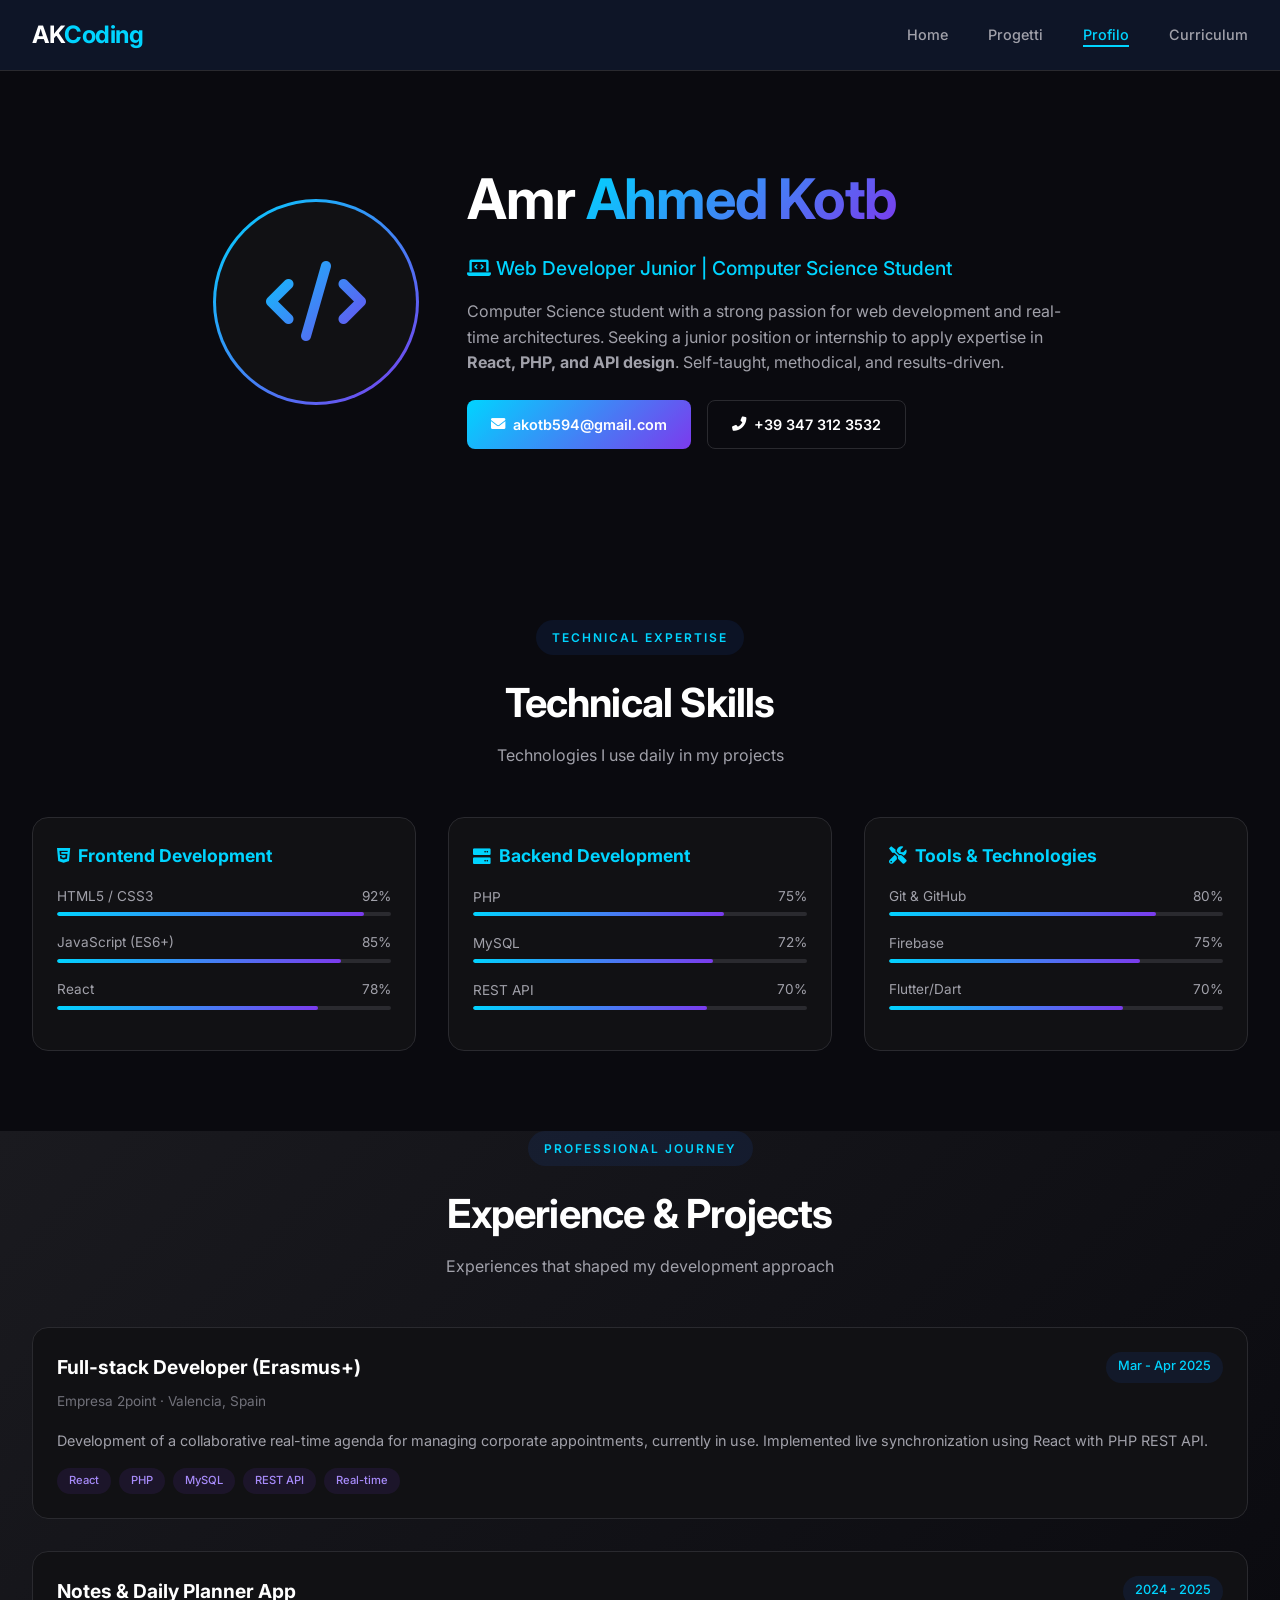
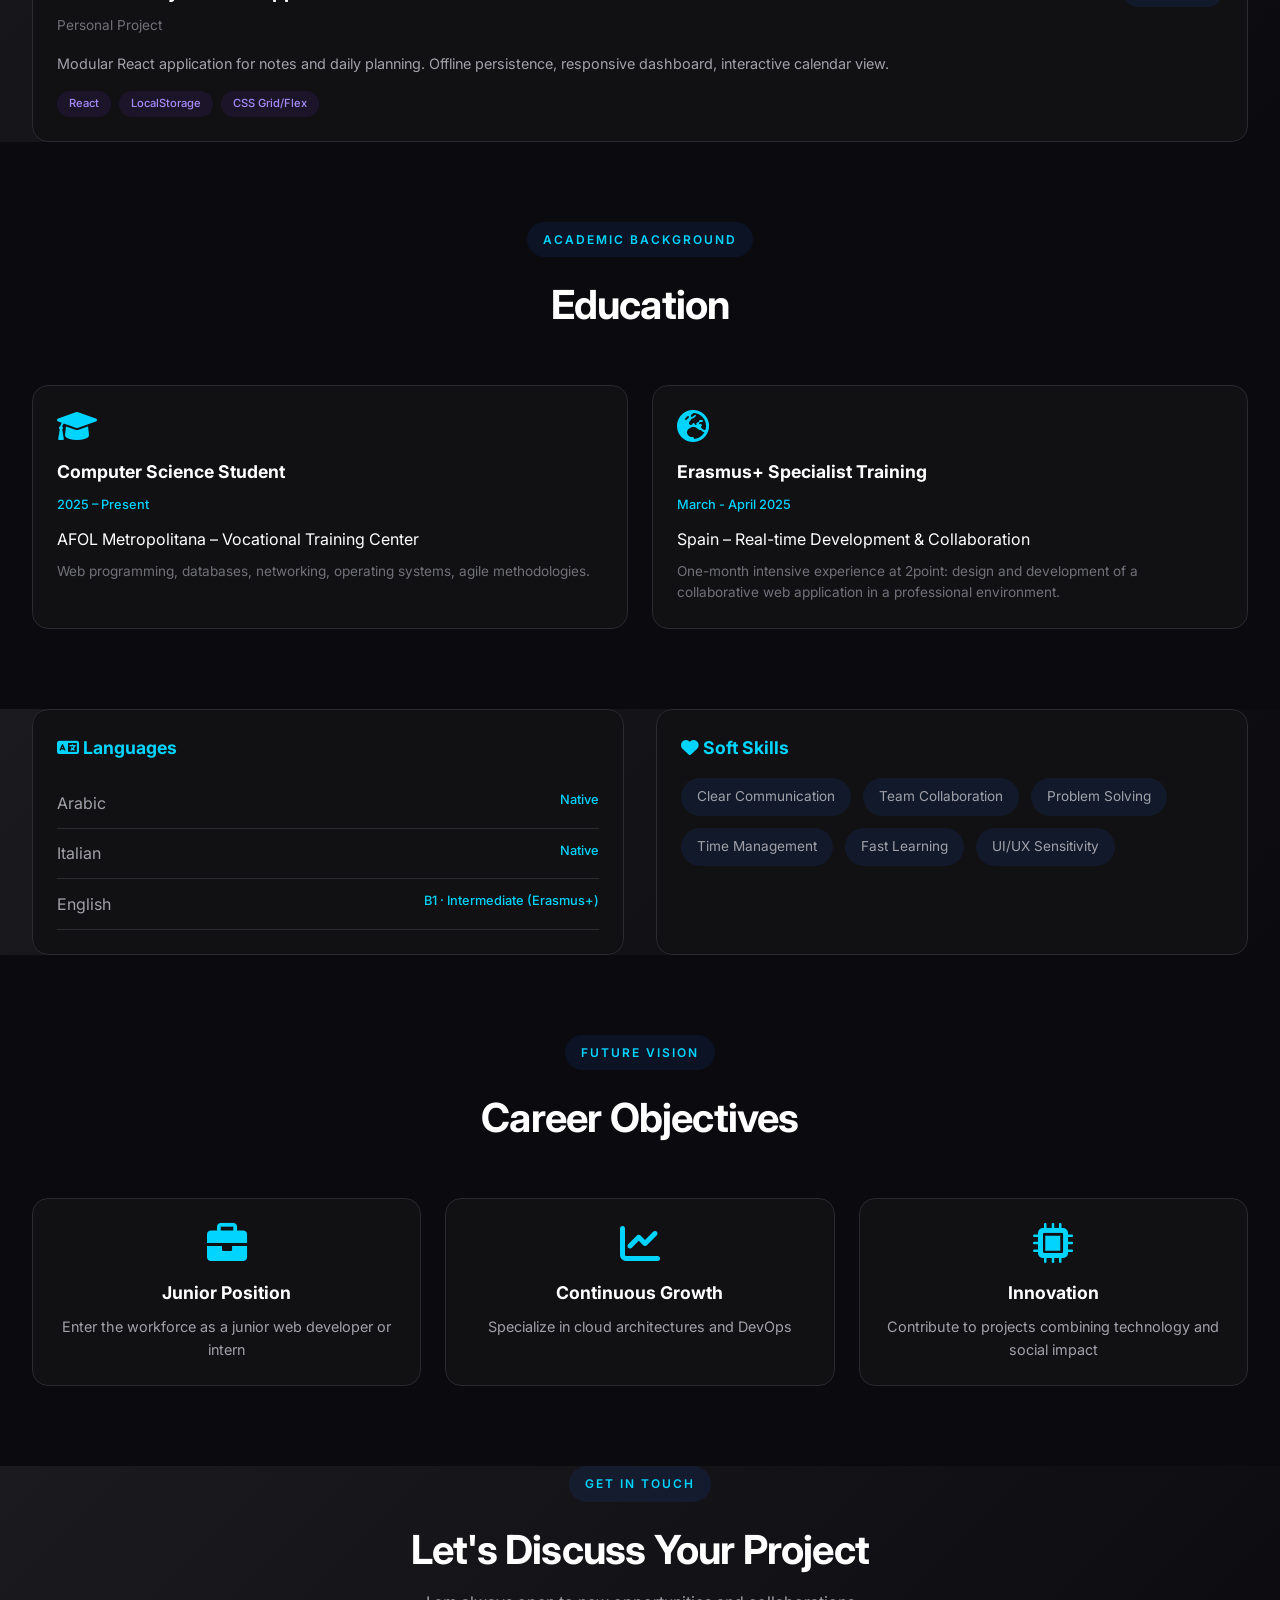
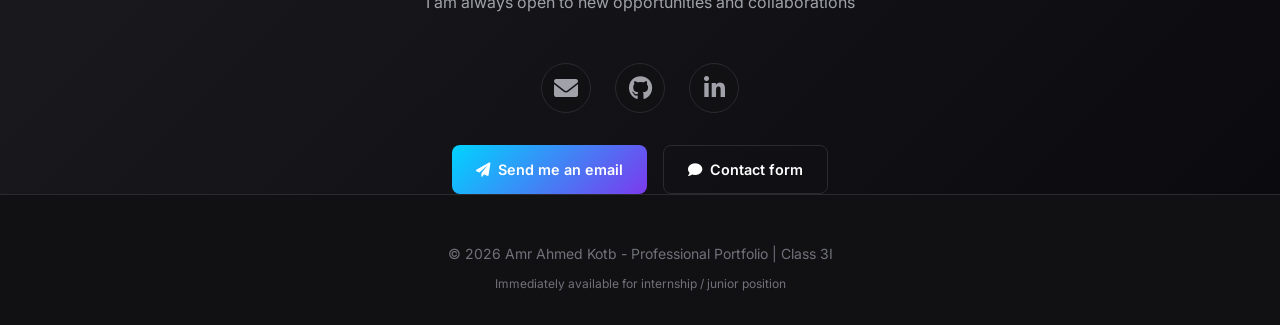
<file: chiSono.html>
<!DOCTYPE html>
<html lang="it">

<head>
    <meta charset="UTF-8">
    <meta name="viewport" content="width=device-width, initial-scale=1.0, viewport-fit=cover">
    <meta name="description" content="Presentazione personale di Amr Ahmed Kotb - Studente, sviluppatore web junior, esperienze e obiettivi">
    <meta name="author" content="Amr Ahmed Kotb">
    <title>Amr Kotb | Portfolio Professionale</title>
    <link href="https://fonts.googleapis.com/css2?family=Inter:wght@300;400;500;600;700;800&display=swap" rel="stylesheet">
    <link rel="stylesheet" href="https://cdnjs.cloudflare.com/ajax/libs/font-awesome/6.0.0-beta3/css/all.min.css">
        <link rel="icon" href="/images/logo.png" type="image/png">

    <style>
        * {
            margin: 0;
            padding: 0;
            box-sizing: border-box;
        }

        :root {
           --primary: #00d4ff;
            --primary-dark: #0099cc;
            --primary-glow: rgba(0, 212, 255, 0.3);
            --secondary: #7c3aed;
            --secondary-dark: #5b21b6;
            --secondary-glow: rgba(124, 58, 237, 0.3);
            --dark-bg: #0a0a0f;
            --dark-card: #111114;
            --dark-surface: #1a1a1f;
            --text-primary: #ffffff;
            --text-secondary: #a1a1aa;
            --text-muted: #71717a;
            --border: #2a2a2f;
            --success: #10b981;
            --error: #ef4444;
            --gradient-1: linear-gradient(135deg, #00d4ff 0%, #7c3aed 100%);
            --gradient-2: linear-gradient(135deg, #1a1a1f 0%, #0a0a0f 100%);
        }

        body {
            font-family: 'Inter', sans-serif;
            background-color: var(--dark-bg);
            color: var(--text-primary);
            line-height: 1.6;
            overflow-x: hidden;
        }

        .container {
            max-width: 1280px;
            margin: 0 auto;
            padding: 0 2rem;
        }

        /* ========== NAVBAR ========== */
        .navbar {
            position: fixed;
            top: 0;
            left: 0;
            width: 100%;
            z-index: 1000;
            padding: 1rem 0;
            background: rgba(15, 23, 42, 0.95);
            backdrop-filter: blur(10px);
            border-bottom: 1px solid var(--border);
            transition: all 0.3s ease;
        }

        .navbar.scrolled {
            padding: 0.75rem 0;
            background: rgba(15, 23, 42, 0.98);
        }

        .nav-container {
            max-width: 1280px;
            margin: 0 auto;
            padding: 0 2rem;
            display: flex;
            justify-content: space-between;
            align-items: center;
        }

        .logo a {
            font-size: 1.5rem;
            font-weight: 700;
            text-decoration: none;
            color: var(--text-primary);
            letter-spacing: -0.02em;
        }

        .logo span {
            color: var(--primary);
        }

        .nav-menu {
            display: flex;
            gap: 2.5rem;
            list-style: none;
        }

        .nav-link {
            text-decoration: none;
            color: var(--text-secondary);
            font-weight: 500;
            transition: color 0.3s ease;
            position: relative;
            font-size: 0.9rem;
        }

        .nav-link:hover,
        .nav-link.active {
            color: var(--primary);
        }

        .nav-link::after {
            content: '';
            position: absolute;
            bottom: -4px;
            left: 0;
            width: 0;
            height: 2px;
            background: var(--primary);
            transition: width 0.3s ease;
        }

        .nav-link:hover::after,
        .nav-link.active::after {
            width: 100%;
        }

        .hamburger {
            display: none;
            flex-direction: column;
            cursor: pointer;
        }

        .hamburger span {
            width: 25px;
            height: 3px;
            background: var(--text-primary);
            margin: 3px 0;
            transition: 0.3s;
        }

        @media (max-width: 768px) {
            .hamburger {
                display: flex;
            }
            .nav-menu {
                position: fixed;
                top: 70px;
                left: -100%;
                width: 100%;
                background: var(--dark-card);
                flex-direction: column;
                align-items: center;
                padding: 2rem;
                gap: 1.5rem;
                transition: left 0.3s ease;
                border-bottom: 1px solid var(--border);
            }
            .nav-menu.active {
                left: 0;
            }
        }

        /* ========== HERO SECTION ========== */
        .presentazione-hero {
            min-height: 60vh;
            display: flex;
            align-items: center;
            padding: 8rem 2rem 4rem;
            position: relative;
            overflow: hidden;
        }

        .hero-wrapper {
            max-width: 1280px;
            margin: 0 auto;
            display: grid;
            grid-template-columns: auto 1fr;
            gap: 3rem;
            align-items: center;
        }

        .hero-avatar {
            background: var(--gradient-1);
            border-radius: 50%;
            padding: 3px;
            animation: float 3s ease-in-out infinite;
        }

        .avatar-frame {
            width: 200px;
            height: 200px;
            background: var(--dark-card);
            border-radius: 50%;
            display: flex;
            align-items: center;
            justify-content: center;
            overflow: hidden;
        }

        .avatar-placeholder {
            font-size: 5rem;
            background: var(--gradient-1);
            -webkit-background-clip: text;
            background-clip: text;
            color: transparent;
        }

        .hero-title h1 {
            font-size: clamp(2rem, 5vw, 3.5rem);
            margin-bottom: 0.5rem;
            font-weight: 700;
            letter-spacing: -0.02em;
        }

        .hero-title .highlight {
            background: var(--gradient-1);
            -webkit-background-clip: text;
            background-clip: text;
            color: transparent;
        }

        .hero-tagline {
            font-size: 1.2rem;
            color: var(--primary);
            margin-bottom: 1rem;
            font-weight: 500;
        }

        .hero-bio {
            color: var(--text-secondary);
            max-width: 600px;
            margin-bottom: 1.5rem;
        }

        .contact-buttons {
            display: flex;
            gap: 1rem;
            flex-wrap: wrap;
        }

        .btn {
            display: inline-flex;
            align-items: center;
            gap: 0.5rem;
            padding: 0.75rem 1.5rem;
            border-radius: 0.5rem;
            text-decoration: none;
            font-weight: 600;
            transition: all 0.3s ease;
            font-size: 0.9rem;
        }

        .btn-primary {
            background: var(--gradient-1);
            color: white;
        }

        .btn-primary:hover {
            transform: translateY(-2px);
            box-shadow: 0 0 20px var(--primary-glow);
        }

        .btn-secondary {
            background: transparent;
            border: 1px solid var(--border);
            color: var(--text-primary);
        }

        .btn-secondary:hover {
            border-color: var(--primary);
            color: var(--primary);
            transform: translateY(-2px);
        }

        @keyframes float {
            0%, 100% { transform: translateY(0); }
            50% { transform: translateY(-10px); }
        }

        @media (max-width: 768px) {
            .hero-wrapper {
                grid-template-columns: 1fr;
                text-align: center;
            }
            .contact-buttons {
                justify-content: center;
            }
        }

        /* ========== SEZIONI GENERALI ========== */
        .section {
            padding: 5rem 0;
        }

        .section-alt {
            background: var(--gradient-2);
        }

        .section-header {
            text-align: center;
            margin-bottom: 3rem;
        }

        .section-tag {
            display: inline-block;
            font-size: 0.75rem;
            font-weight: 600;
            text-transform: uppercase;
            letter-spacing: 2px;
            color: var(--primary);
            background: rgba(37, 99, 235, 0.1);
            padding: 0.5rem 1rem;
            border-radius: 2rem;
            margin-bottom: 1rem;
        }

        .section-header h2 {
            font-size: clamp(1.8rem, 4vw, 2.5rem);
            font-weight: 700;
            letter-spacing: -0.02em;
        }

        .section-header p {
            color: var(--text-secondary);
            margin-top: 0.5rem;
        }

        /* ========== SKILLS GRID ========== */
        .skills-grid {
            display: grid;
            grid-template-columns: repeat(auto-fit, minmax(280px, 1fr));
            gap: 2rem;
        }

        .skill-category {
            background: var(--dark-card);
            border: 1px solid var(--border);
            border-radius: 1rem;
            padding: 1.5rem;
            transition: all 0.3s ease;
        }

        .skill-category:hover {
            transform: translateY(-5px);
            border-color: var(--primary);
        }

        .skill-category h3 {
            color: var(--primary);
            margin-bottom: 1rem;
            display: flex;
            align-items: center;
            gap: 0.5rem;
            font-size: 1.1rem;
        }

        .skill-item {
            margin-bottom: 1rem;
        }

        .skill-info {
            display: flex;
            justify-content: space-between;
            margin-bottom: 0.3rem;
            font-size: 0.85rem;
            color: var(--text-secondary);
        }

        .skill-bar {
            height: 4px;
            background: var(--border);
            border-radius: 2px;
            overflow: hidden;
        }

        .skill-fill {
            height: 100%;
            background: var(--gradient-1);
            border-radius: 2px;
            width: 0;
            transition: width 1s ease;
        }

        /* ========== TIMELINE ========== */
        .timeline {
            display: flex;
            flex-direction: column;
            gap: 2rem;
        }

        .timeline-item {
            background: var(--dark-card);
            border: 1px solid var(--border);
            border-radius: 1rem;
            padding: 1.5rem;
            transition: all 0.3s ease;
        }

        .timeline-item:hover {
            transform: translateX(5px);
            border-color: var(--primary);
        }

        .timeline-header {
            display: flex;
            justify-content: space-between;
            flex-wrap: wrap;
            margin-bottom: 0.5rem;
        }

        .timeline-title {
            font-size: 1.2rem;
            font-weight: 700;
        }

        .timeline-date {
            font-size: 0.8rem;
            color: var(--primary);
            background: rgba(37, 99, 235, 0.1);
            padding: 0.25rem 0.75rem;
            border-radius: 2rem;
            font-weight: 500;
        }

        .timeline-subtitle {
            color: var(--text-muted);
            font-size: 0.85rem;
            margin-bottom: 1rem;
        }

        .timeline-desc {
            color: var(--text-secondary);
            font-size: 0.9rem;
            margin-bottom: 1rem;
        }

        .tech-stack {
            display: flex;
            flex-wrap: wrap;
            gap: 0.5rem;
        }

        .tech-tag {
            background: rgba(124, 58, 237, 0.1);
            padding: 0.25rem 0.75rem;
            border-radius: 2rem;
            font-size: 0.7rem;
            color: #a78bfa;
            font-weight: 500;
        }

        /* ========== EDUCATION ========== */
        .education-grid {
            display: grid;
            grid-template-columns: repeat(auto-fit, minmax(300px, 1fr));
            gap: 1.5rem;
        }

        .edu-card {
            background: var(--dark-card);
            border: 1px solid var(--border);
            border-radius: 1rem;
            padding: 1.5rem;
            transition: all 0.3s ease;
        }

        .edu-card:hover {
            transform: translateY(-5px);
            border-color: var(--primary);
        }

        .edu-card i {
            font-size: 2rem;
            color: var(--primary);
            margin-bottom: 1rem;
        }

        .edu-card h3 {
            margin-bottom: 0.5rem;
            font-size: 1.1rem;
        }

        .edu-date {
            color: var(--primary);
            font-size: 0.8rem;
            margin-bottom: 0.75rem;
            font-weight: 500;
        }

        /* ========== LANGUAGES & SOFT SKILLS ========== */
        .two-col-grid {
            display: grid;
            grid-template-columns: repeat(auto-fit, minmax(300px, 1fr));
            gap: 2rem;
        }

        .info-card {
            background: var(--dark-card);
            border: 1px solid var(--border);
            border-radius: 1rem;
            padding: 1.5rem;
        }

        .info-card h3 {
            color: var(--primary);
            margin-bottom: 1rem;
            font-size: 1.1rem;
        }

        .lang-item {
            display: flex;
            justify-content: space-between;
            padding: 0.75rem 0;
            border-bottom: 1px solid var(--border);
            color: var(--text-secondary);
        }

        .lang-level {
            color: var(--primary);
            font-size: 0.8rem;
            font-weight: 500;
        }

        .soft-chips {
            display: flex;
            flex-wrap: wrap;
            gap: 0.75rem;
        }

        .soft-chip {
            background: rgba(37, 99, 235, 0.1);
            padding: 0.5rem 1rem;
            border-radius: 2rem;
            font-size: 0.85rem;
            transition: all 0.3s ease;
            color: var(--text-secondary);
        }

        .soft-chip:hover {
            background: var(--primary);
            color: white;
            transform: translateY(-2px);
        }

        /* ========== GOALS ========== */
        .goals-grid {
            display: grid;
            grid-template-columns: repeat(auto-fit, minmax(250px, 1fr));
            gap: 1.5rem;
        }

        .goal-card {
            background: var(--dark-card);
            border: 1px solid var(--border);
            border-radius: 1rem;
            padding: 1.5rem;
            text-align: center;
            transition: all 0.3s ease;
        }

        .goal-card:hover {
            transform: translateY(-5px);
            border-color: var(--primary);
        }

        .goal-card i {
            font-size: 2.5rem;
            color: var(--primary);
            margin-bottom: 1rem;
        }

        .goal-card h3 {
            margin-bottom: 0.5rem;
            font-size: 1.1rem;
        }

        .goal-card p {
            color: var(--text-secondary);
            font-size: 0.9rem;
        }

        /* ========== CONTACT ========== */
        .contact-section {
            text-align: center;
        }

        .social-links {
            display: flex;
            justify-content: center;
            gap: 1.5rem;
            margin-top: 2rem;
        }

        .social-link {
            width: 50px;
            height: 50px;
            background: var(--dark-card);
            border: 1px solid var(--border);
            border-radius: 50%;
            display: flex;
            align-items: center;
            justify-content: center;
            font-size: 1.5rem;
            color: var(--text-secondary);
            transition: all 0.3s ease;
            text-decoration: none;
        }

        .social-link:hover {
            border-color: var(--primary);
            color: var(--primary);
            transform: translateY(-3px);
        }

        /* ========== FOOTER ========== */
        .footer {
            background: var(--dark-card);
            border-top: 1px solid var(--border);
            padding: 3rem 0 2rem;
            text-align: center;
            color: var(--text-muted);
            font-size: 0.875rem;
        }

        /* ========== ANIMATIONS ========== */
        @keyframes fadeInUp {
            from {
                opacity: 0;
                transform: translateY(30px);
            }
            to {
                opacity: 1;
                transform: translateY(0);
            }
        }

        .skill-category, .timeline-item, .edu-card, .goal-card, .info-card {
            animation: fadeInUp 0.6s ease forwards;
        }
    </style>
</head>
<body>

    <!-- ========== NAVBAR ========== -->
    <nav class="navbar">
        <div class="nav-container">
            <div class="logo">
                <a href="index.html">AK<span>Coding</span></a>
            </div>
            <ul class="nav-menu">
                <li><a href="index.html" class="nav-link">Home</a></li>
                <li><a href="index.html#miei-progetti" class="nav-link">Progetti</a></li>
                 <li><a href="chiSono.html" class="nav-link active">Profilo</a></li>
                                 <li><a href="curriculum.html" class="nav-link">Curriculum</a></li>

            </ul>
            <div class="hamburger">
                <span></span>
                <span></span>
                <span></span>
            </div>
        </div>
    </nav>

    <!-- ========== HERO SECTION ========== -->
    <section class="presentazione-hero">
        <div class="container">
            <div class="hero-wrapper">
                <div class="hero-avatar">
                    <div class="avatar-frame">
                        <div class="avatar-placeholder">
                            <i class="fas fa-code"></i>
                        </div>
                    </div>
                </div>
                <div class="hero-title">
                    <h1>Amr <span class="highlight">Ahmed Kotb</span></h1>
                    <div class="hero-tagline">
                        <i class="fas fa-laptop-code"></i> Web Developer Junior | Computer Science Student
                    </div>
                    <p class="hero-bio">
                        Computer Science student with a strong passion for web development and real-time architectures.
                        Seeking a junior position or internship to apply expertise in <strong>React, PHP, and API design</strong>.
                        Self-taught, methodical, and results-driven.
                    </p>
                    <div class="contact-buttons">
                        <a href="mailto:akotb594@gmail.com" class="btn btn-primary">
                            <i class="fas fa-envelope"></i> akotb594@gmail.com
                        </a>
                        <a href="tel:+393473123532" class="btn btn-secondary">
                            <i class="fas fa-phone-alt"></i> +39 347 312 3532
                        </a>
                    </div>
                </div>
            </div>
        </div>
    </section>

    <!-- ========== TECHNICAL SKILLS ========== -->
    <section class="section">
        <div class="container">
            <div class="section-header">
                <span class="section-tag">Technical Expertise</span>
                <h2>Technical Skills</h2>
                <p>Technologies I use daily in my projects</p>
            </div>
            <div class="skills-grid">
                <div class="skill-category">
                    <h3><i class="fab fa-html5"></i> Frontend Development</h3>
                    <div class="skill-item">
                        <div class="skill-info"><span>HTML5 / CSS3</span><span>92%</span></div>
                        <div class="skill-bar"><div class="skill-fill" style="width: 92%"></div></div>
                    </div>
                    <div class="skill-item">
                        <div class="skill-info"><span>JavaScript (ES6+)</span><span>85%</span></div>
                        <div class="skill-bar"><div class="skill-fill" style="width: 85%"></div></div>
                    </div>
                    <div class="skill-item">
                        <div class="skill-info"><span>React</span><span>78%</span></div>
                        <div class="skill-bar"><div class="skill-fill" style="width: 78%"></div></div>
                    </div>
                </div>
                <div class="skill-category">
                    <h3><i class="fas fa-server"></i> Backend Development</h3>
                    <div class="skill-item">
                        <div class="skill-info"><span>PHP</span><span>75%</span></div>
                        <div class="skill-bar"><div class="skill-fill" style="width: 75%"></div></div>
                    </div>
                    <div class="skill-item">
                        <div class="skill-info"><span>MySQL</span><span>72%</span></div>
                        <div class="skill-bar"><div class="skill-fill" style="width: 72%"></div></div>
                    </div>
                    <div class="skill-item">
                        <div class="skill-info"><span>REST API</span><span>70%</span></div>
                        <div class="skill-bar"><div class="skill-fill" style="width: 70%"></div></div>
                    </div>
                </div>
                <div class="skill-category">
                    <h3><i class="fas fa-tools"></i> Tools & Technologies</h3>
                    <div class="skill-item">
                        <div class="skill-info"><span>Git & GitHub</span><span>80%</span></div>
                        <div class="skill-bar"><div class="skill-fill" style="width: 80%"></div></div>
                    </div>
                    <div class="skill-item">
                        <div class="skill-info"><span>Firebase</span><span>75%</span></div>
                        <div class="skill-bar"><div class="skill-fill" style="width: 75%"></div></div>
                    </div>
                    <div class="skill-item">
                        <div class="skill-info"><span>Flutter/Dart</span><span>70%</span></div>
                        <div class="skill-bar"><div class="skill-fill" style="width: 70%"></div></div>
                    </div>
                </div>
            </div>
        </div>
    </section>

    <!-- ========== EXPERIENCE ========== -->
    <section class="section-alt">
        <div class="container">
            <div class="section-header">
                <span class="section-tag">Professional Journey</span>
                <h2>Experience & Projects</h2>
                <p>Experiences that shaped my development approach</p>
            </div>
            <div class="timeline">
                <div class="timeline-item">
                    <div class="timeline-header">
                        <span class="timeline-title">Full-stack Developer (Erasmus+)</span>
                        <span class="timeline-date">Mar - Apr 2025</span>
                    </div>
                    <div class="timeline-subtitle">Empresa 2point · Valencia, Spain</div>
                    <div class="timeline-desc">
                        Development of a collaborative real-time agenda for managing corporate appointments, currently in use. 
                        Implemented live synchronization using React with PHP REST API.
                    </div>
                    <div class="tech-stack">
                        <span class="tech-tag">React</span>
                        <span class="tech-tag">PHP</span>
                        <span class="tech-tag">MySQL</span>
                        <span class="tech-tag">REST API</span>
                        <span class="tech-tag">Real-time</span>
                    </div>
                </div>
                <div class="timeline-item">
                    <div class="timeline-header">
                        <span class="timeline-title">Notes & Daily Planner App</span>
                        <span class="timeline-date">2024 - 2025</span>
                    </div>
                    <div class="timeline-subtitle">Personal Project</div>
                    <div class="timeline-desc">
                        Modular React application for notes and daily planning. Offline persistence, responsive dashboard, 
                        interactive calendar view.
                    </div>
                    <div class="tech-stack">
                        <span class="tech-tag">React</span>
                        <span class="tech-tag">LocalStorage</span>
                        <span class="tech-tag">CSS Grid/Flex</span>
                    </div>
                </div>
            </div>
        </div>
    </section>

    <!-- ========== EDUCATION ========== -->
    <section class="section">
        <div class="container">
            <div class="section-header">
                <span class="section-tag">Academic Background</span>
                <h2>Education</h2>
            </div>
            <div class="education-grid">
                <div class="edu-card">
                    <i class="fas fa-graduation-cap"></i>
                    <h3>Computer Science Student</h3>
                    <div class="edu-date">2025 – Present</div>
                    <p>AFOL Metropolitana – Vocational Training Center</p>
                    <p style="color: var(--text-muted); font-size: 0.85rem; margin-top: 0.5rem;">Web programming, databases, networking, operating systems, agile methodologies.</p>
                </div>
                <div class="edu-card">
                    <i class="fas fa-globe-europe"></i>
                    <h3>Erasmus+ Specialist Training</h3>
                    <div class="edu-date">March - April 2025</div>
                    <p>Spain – Real-time Development & Collaboration</p>
                    <p style="color: var(--text-muted); font-size: 0.85rem; margin-top: 0.5rem;">One-month intensive experience at 2point: design and development of a collaborative web application in a professional environment.</p>
                </div>
            </div>
        </div>
    </section>

    <!-- ========== LANGUAGES & SOFT SKILLS ========== -->
    <section class="section-alt">
        <div class="container">
            <div class="two-col-grid">
                <div class="info-card">
                    <h3><i class="fas fa-language"></i> Languages</h3>
                    <div class="lang-item"><span>Arabic</span><span class="lang-level">Native</span></div>
                    <div class="lang-item"><span>Italian</span><span class="lang-level">Native</span></div>
                    <div class="lang-item"><span>English</span><span class="lang-level">B1 · Intermediate (Erasmus+)</span></div>
                </div>
                <div class="info-card">
                    <h3><i class="fas fa-heart"></i> Soft Skills</h3>
                    <div class="soft-chips">
                        <span class="soft-chip">Clear Communication</span>
                        <span class="soft-chip">Team Collaboration</span>
                        <span class="soft-chip">Problem Solving</span>
                        <span class="soft-chip">Time Management</span>
                        <span class="soft-chip">Fast Learning</span>
                        <span class="soft-chip">UI/UX Sensitivity</span>
                    </div>
                </div>
            </div>
        </div>
    </section>

    <!-- ========== GOALS ========== -->
    <section class="section">
        <div class="container">
            <div class="section-header">
                <span class="section-tag">Future Vision</span>
                <h2>Career Objectives</h2>
            </div>
            <div class="goals-grid">
                <div class="goal-card">
                    <i class="fas fa-briefcase"></i>
                    <h3>Junior Position</h3>
                    <p>Enter the workforce as a junior web developer or intern</p>
                </div>
                <div class="goal-card">
                    <i class="fas fa-chart-line"></i>
                    <h3>Continuous Growth</h3>
                    <p>Specialize in cloud architectures and DevOps</p>
                </div>
                <div class="goal-card">
                    <i class="fas fa-microchip"></i>
                    <h3>Innovation</h3>
                    <p>Contribute to projects combining technology and social impact</p>
                </div>
            </div>
        </div>
    </section>

    <!-- ========== CONTACT ========== -->
    <section class="section-alt">
        <div class="container">
            <div class="contact-section">
                <div class="section-header">
                    <span class="section-tag">Get In Touch</span>
                    <h2>Let's Discuss Your Project</h2>
                    <p>I am always open to new opportunities and collaborations</p>
                </div>
                <div class="social-links">
                    <a href="mailto:akotb594@gmail.com" class="social-link"><i class="fas fa-envelope"></i></a>
                    <a href="https://github.com/Amr-kotb" class="social-link" target="_blank"><i class="fab fa-github"></i></a>
                    <a href="https://www.linkedin.com/in/amr-ahmed-021817390/" class="social-link" target="_blank"><i class="fab fa-linkedin-in"></i></a>
                </div>
                <div class="contact-buttons" style="justify-content: center; margin-top: 2rem;">
                    <a href="mailto:akotb594@gmail.com" class="btn btn-primary">
                        <i class="fas fa-paper-plane"></i> Send me an email
                    </a>
                    <a href="index.html#supporto" class="btn btn-secondary">
                        <i class="fas fa-comment"></i> Contact form
                    </a>
                </div>
            </div>
        </div>
    </section>

    <!-- ========== FOOTER ========== -->
    <footer class="footer">
        <div class="container">
            <p>© 2026 Amr Ahmed Kotb - Professional Portfolio | Class 3I</p>
            <p style="margin-top: 0.5rem; font-size: 0.75rem;">Immediately available for internship / junior position</p>
        </div>
    </footer>

    <script>
        // Hamburger menu
        const hamburger = document.querySelector('.hamburger');
        const navMenu = document.querySelector('.nav-menu');
        if (hamburger) {
            hamburger.addEventListener('click', () => {
                navMenu.classList.toggle('active');
            });
        }

        // Scroll navbar
        const navbar = document.querySelector('.navbar');
        window.addEventListener('scroll', () => {
            if (window.scrollY > 50) {
                navbar.classList.add('scrolled');
            } else {
                navbar.classList.remove('scrolled');
            }
        });

        // Smooth scroll for internal links
        document.querySelectorAll('a[href^="#"]').forEach(anchor => {
            anchor.addEventListener('click', function(e) {
                const target = document.querySelector(this.getAttribute('href'));
                if (target && this.getAttribute('href') !== '#') {
                    e.preventDefault();
                    target.scrollIntoView({ behavior: 'smooth', block: 'start' });
                    if (navMenu?.classList.contains('active')) {
                        navMenu.classList.remove('active');
                    }
                }
            });
        });

        // Skill bars animation
        const skillFills = document.querySelectorAll('.skill-fill');
        const animateSkills = () => {
            skillFills.forEach(fill => {
                const rect = fill.getBoundingClientRect();
                const isVisible = rect.top < window.innerHeight && rect.bottom > 0;
                if (isVisible && !fill.classList.contains('animated')) {
                    fill.classList.add('animated');
                    const width = fill.style.width;
                    fill.style.width = '0';
                    setTimeout(() => {
                        fill.style.width = width;
                    }, 100);
                }
            });
        };
        window.addEventListener('scroll', animateSkills);
        animateSkills();
    </script>
</body>

</html>
</file>
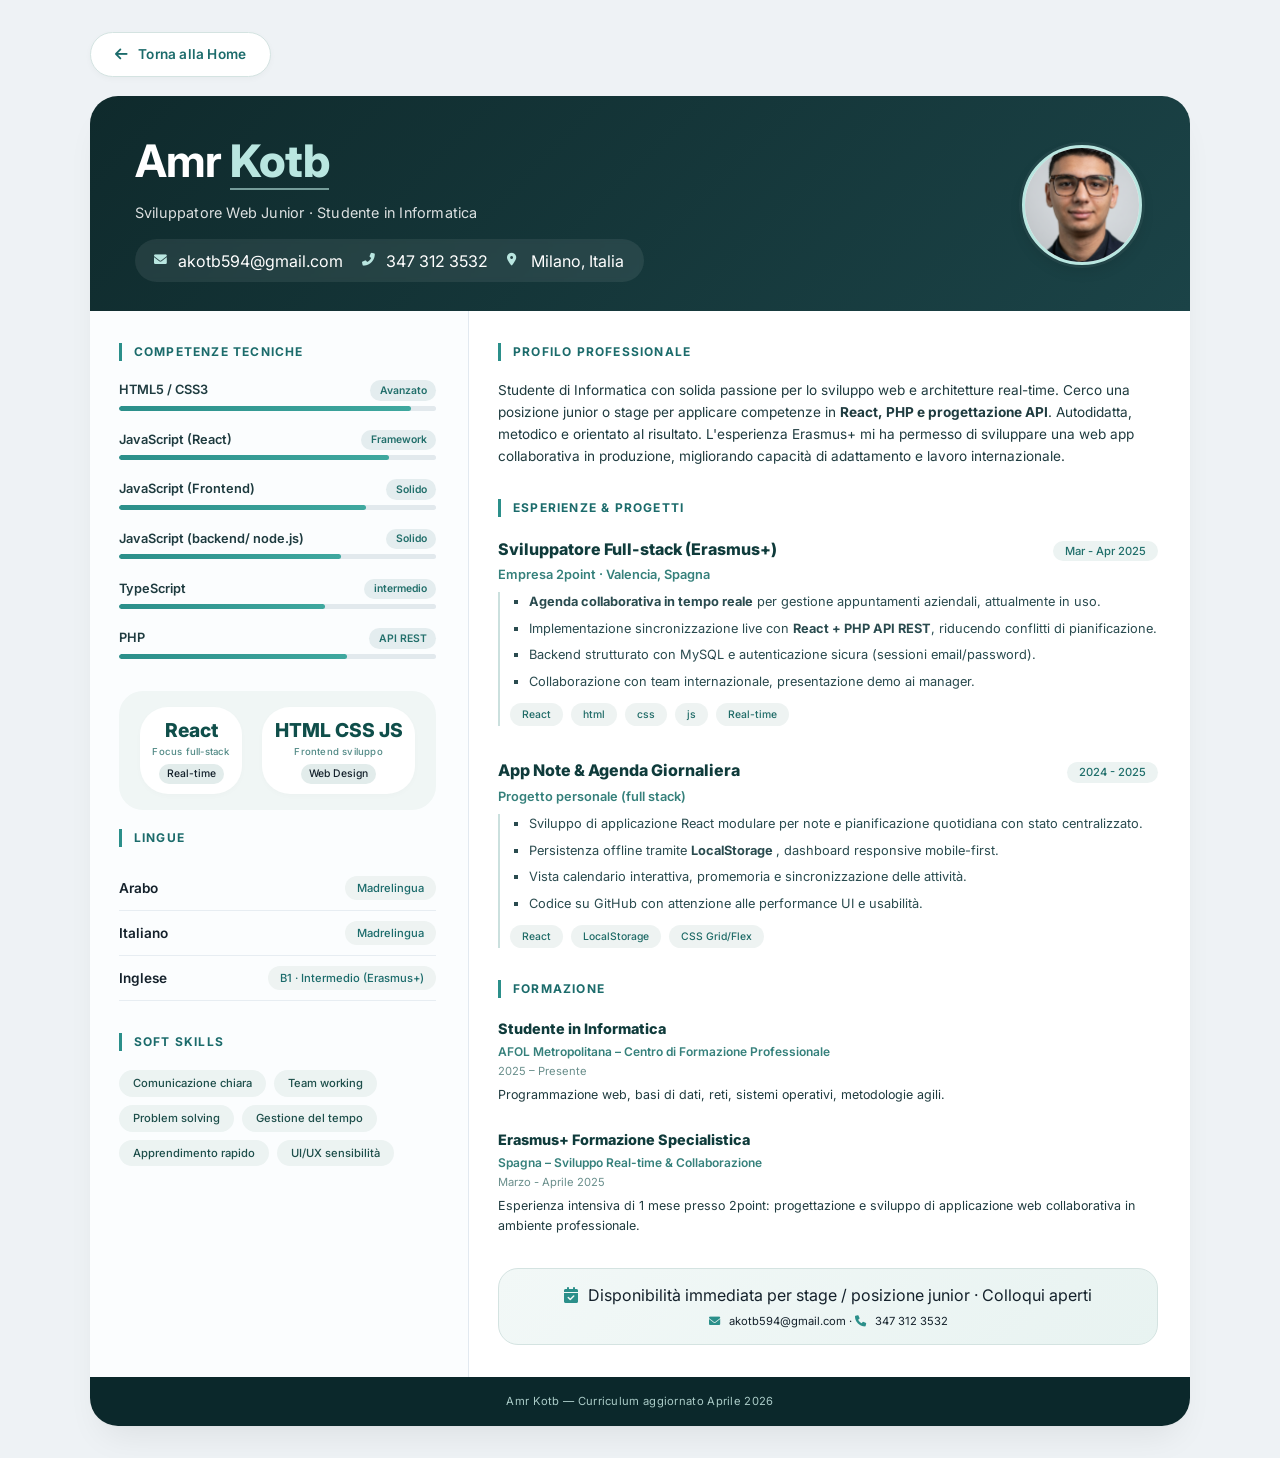
<file: curriculum.html>
<!DOCTYPE html>
<html lang="it">
<head>
    <meta charset="UTF-8">
    <meta name="viewport" content="width=device-width, initial-scale=1.0, viewport-fit=cover">
    <meta name="description" content="CV di Amr Kotb - Sviluppatore Web Junior. Competenze in React, PHP, MySQL e sviluppo full-stack.">
    <meta name="author" content="Amr Kotb">
    <title>Amr Kotb · Sviluppatore Web Junior | CV creativo professionale</title>
    <!-- Google Fonts + Font Awesome -->
    <link href="https://fonts.googleapis.com/css2?family=Inter:opsz,wght@14..32,300;14..32,400;14..32,500;14..32,600;14..32,700;14..32,800&display=swap" rel="stylesheet">
    <link rel="stylesheet" href="https://cdnjs.cloudflare.com/ajax/libs/font-awesome/6.0.0-beta3/css/all.min.css">
    <link rel="icon" href="/images/logo.png" type="image/png">

    <style>
        * {
            margin: 0;
            padding: 0;
            box-sizing: border-box;
        }

        body {
            background: #eef2f5;
            font-family: 'Inter', sans-serif;
            padding: 2rem 1.5rem;
            line-height: 1.5;
            color: #14212b;
        }

        .cv-container {
            max-width: 1100px;
            margin: 0 auto;
            position: relative;
        }

        /* main card — professional borderless but with subtle elegance */
        .cv-card {
            background: white;
            border-radius: 28px;
            box-shadow: 0 20px 35px -12px rgba(0, 0, 0, 0.08), 0 1px 2px rgba(0, 0, 0, 0.02);
            overflow: hidden;
            transition: transform 0.2s ease, box-shadow 0.2s ease;
        }

        .cv-card:hover {
            box-shadow: 0 25px 40px -14px rgba(0, 0, 0, 0.12);
        }

        /* ========== BOTTONE HOME (esterno al card, elegante) ========== */
        .home-button-wrapper {
            margin-bottom: 1.2rem;
            display: flex;
            justify-content: flex-start;
        }

        .btn-home {
            display: inline-flex;
            align-items: center;
            gap: 10px;
            background: white;
            backdrop-filter: blur(10px);
            padding: 0.7rem 1.5rem;
            border-radius: 50px;
            text-decoration: none;
            font-weight: 600;
            font-size: 0.85rem;
            color: #1b6b6b;
            border: 1px solid #d4e3e1;
            transition: all 0.25s ease;
            box-shadow: 0 2px 6px rgba(0, 0, 0, 0.03);
            letter-spacing: 0.2px;
        }

        .btn-home i {
            font-size: 0.9rem;
            transition: transform 0.2s ease;
        }

        .btn-home:hover {
            background: #1b6b6b;
            color: white;
            border-color: #1b6b6b;
            transform: translateX(-3px);
            box-shadow: 0 6px 14px rgba(27, 107, 107, 0.2);
        }

        .btn-home:hover i {
            transform: translateX(-2px);
        }

        /* ========== HEADER (modern & clean with photo area) ========== */
        .header {
            background: linear-gradient(135deg, #0f2a2c 0%, #1b4347 100%);
            padding: 2rem 2.8rem 1.8rem;
            color: white;
            position: relative;
            display: flex;
            flex-wrap: wrap;
            justify-content: space-between;
            align-items: center;
            gap: 1.5rem;
        }

        .header-info {
            flex: 2;
        }

        .name-title h1 {
            font-size: 2.8rem;
            font-weight: 700;
            letter-spacing: -0.02em;
            margin-bottom: 0.25rem;
        }

        .name-title .highlight {
            color: #b9e6e0;
            font-weight: 800;
            border-bottom: 2px solid rgba(185, 230, 224, 0.6);
        }

        .tagline {
            font-size: 0.9rem;
            font-weight: 400;
            opacity: 0.85;
            margin-top: 0.4rem;
            margin-bottom: 1rem;
            letter-spacing: 0.2px;
        }

        .contact-grid {
            display: flex;
            flex-wrap: wrap;
            gap: 1.2rem;
            margin-top: 0.4rem;
            background: rgba(255, 255, 255, 0.08);
            backdrop-filter: blur(2px);
            padding: 0.6rem 1.2rem;
            border-radius: 60px;
            width: fit-content;
        }

        .contact-grid span {
            display: inline-flex;
            align-items: center;
            gap: 8px;
        }

        .contact-grid i {
            color: #b9e6e0;
            font-size: 0.8rem;
            width: 1rem;
        }

        /* photo area - spazio per immagine professionale */
        .photo-area {
            flex-shrink: 0;
            background: rgba(255, 255, 255, 0.05);
            border-radius: 50%;
            padding: 0.2rem;
            backdrop-filter: blur(2px);
        }

        .photo-frame {
            width: 120px;
            height: 120px;
            background: #f0f6f5;
            border-radius: 50%;
            display: flex;
            align-items: center;
            justify-content: center;
            text-align: center;
            border: 3px solid #b9e6e0;
            box-shadow: 0 6px 14px rgba(0, 0, 0, 0.1);
            transition: all 0.2s;
            overflow: hidden;
        }

        .photo-frame img {
            width: 100%;
            height: 100%;
            object-fit: cover;
            display: block;
        }

        .photo-frame:hover {
            transform: scale(1.02);
            border-color: #ffd966;
        }

        /* ========== 2 COLUMNS LAYOUT ========== */
        .cv-body {
            display: grid;
            grid-template-columns: 1fr 1.9fr;
        }

        /* LEFT COLUMN — softer background + modern cards */
        .col-left {
            background: #fbfdfe;
            padding: 2rem 2rem 2rem 1.8rem;
            border-right: 1px solid #e2e9f0;
        }

        .col-right {
            background: white;
            padding: 2rem 2rem 2rem 1.8rem;
        }

        /* section styling */
        .section {
            margin-bottom: 2rem;
        }

        .section-title {
            font-size: 0.75rem;
            text-transform: uppercase;
            letter-spacing: 1.2px;
            font-weight: 700;
            color: #1b6b6b;
            margin-bottom: 1.2rem;
            border-left: 3px solid #2b8f8a;
            padding-left: 0.75rem;
        }

        /* Skills with clean progress (qualitative) */
        .skill-item {
            margin-bottom: 1.2rem;
        }
        .skill-header {
            display: flex;
            justify-content: space-between;
            font-size: 0.8rem;
            font-weight: 600;
            margin-bottom: 5px;
        }
        .skill-name {
            color: #1e3b3f;
        }
        .skill-level {
            background: #e4edef;
            padding: 0.15rem 0.6rem;
            border-radius: 40px;
            font-size: 0.65rem;
            font-weight: 600;
            color: #226f6b;
        }
        .progress-bg {
            background: #e2e9ed;
            border-radius: 20px;
            height: 5px;
            overflow: hidden;
        }
        .progress-fill {
            background: linear-gradient(90deg, #2b8f8a, #3fa89f);
            height: 100%;
            border-radius: 20px;
            width: 0%;
        }

        /* Mini highlight stats */
        .insight-stats {
            background: #f0f6f5;
            border-radius: 24px;
            padding: 1rem 1rem;
            margin: 1.5rem 0 1.2rem;
        }
        .stats-flex {
            display: flex;
            justify-content: space-around;
            text-align: center;
            gap: 0.6rem;
            flex-wrap: wrap;
        }
        .stat-card {
            background: white;
            padding: 0.6rem 0.8rem;
            border-radius: 28px;
            min-width: 100px;
            box-shadow: 0 2px 6px rgba(0, 0, 0, 0.02);
            transition: transform 0.2s, box-shadow 0.2s;
        }
        .stat-card:hover {
            transform: translateY(-2px);
            box-shadow: 0 4px 12px rgba(0, 0, 0, 0.08);
        }
        .stat-number {
            font-weight: 800;
            font-size: 1.2rem;
            color: #0f4e4a;
        }
        .stat-detail {
            font-size: 0.6rem;
            font-weight: 500;
            color: #528a86;
            letter-spacing: 0.2px;
        }
        .stat-tag {
            background: #e2eceb;
            padding: 2px 8px;
            border-radius: 20px;
            font-size: 0.65rem;
            display: inline-block;
            margin-top: 5px;
            font-weight: 500;
        }

        /* Languages */
        .lang-row {
            display: flex;
            justify-content: space-between;
            align-items: center;
            padding: 0.6rem 0;
            border-bottom: 1px solid #e7edf2;
        }
        .lang-name {
            font-weight: 600;
            font-size: 0.85rem;
        }
        .lang-badge {
            background: #eef3f2;
            padding: 4px 12px;
            border-radius: 50px;
            font-size: 0.7rem;
            font-weight: 500;
            color: #1b6b6b;
        }

        /* Soft skills chips */
        .soft-wrap {
            display: flex;
            flex-wrap: wrap;
            gap: 8px;
            margin-top: 0.25rem;
        }
        .soft-chip {
            background: #ecf3f2;
            padding: 5px 14px;
            border-radius: 40px;
            font-size: 0.7rem;
            font-weight: 500;
            color: #1d4e4a;
            transition: all 0.2s ease;
            cursor: default;
        }
        .soft-chip:hover {
            background: #2b8f8a;
            color: white;
            transform: translateY(-1px);
        }

        /* Profile text */
        .profile-text {
            font-size: 0.85rem;
            line-height: 1.6;
            color: #1f3b3f;
        }

        /* Experience / projects */
        .exp-item {
            margin-bottom: 2rem;
            position: relative;
        }
        .exp-header {
            display: flex;
            justify-content: space-between;
            flex-wrap: wrap;
            align-items: baseline;
            margin-bottom: 0.25rem;
        }
        .exp-role {
            font-weight: 800;
            font-size: 1rem;
            color: #0f3b3b;
        }
        .exp-date {
            font-size: 0.7rem;
            background: #ecf3f2;
            padding: 2px 12px;
            border-radius: 30px;
            font-weight: 500;
            color: #1f6e6a;
        }
        .exp-company {
            font-weight: 600;
            font-size: 0.8rem;
            color: #35807b;
            margin-bottom: 0.5rem;
        }
        .exp-desc {
            font-size: 0.8rem;
            color: #2a4b4f;
            padding-left: 0.6rem;
            border-left: 2px solid #cbe0de;
        }
        .exp-desc ul {
            margin-top: 0.3rem;
            padding-left: 1.2rem;
            list-style-type: square;
        }
        .exp-desc li {
            margin-bottom: 0.45rem;
        }
        .tech-stack {
            display: flex;
            flex-wrap: wrap;
            gap: 8px;
            margin-top: 12px;
        }
        .tech-tag {
            background: #eef3f2;
            font-size: 0.65rem;
            padding: 4px 12px;
            border-radius: 30px;
            font-weight: 500;
            color: #1f6b67;
            transition: all 0.2s;
        }
        .tech-tag:hover {
            background: #2b8f8a;
            color: white;
        }

        /* Social links */
        .social-links {
            display: flex;
            gap: 1rem;
            margin-top: 1rem;
            justify-content: flex-start;
        }
        .social-link {
            background: rgba(255, 255, 255, 0.1);
            width: 32px;
            height: 32px;
            border-radius: 50%;
            display: flex;
            align-items: center;
            justify-content: center;
            color: white;
            text-decoration: none;
            transition: all 0.2s;
        }
        .social-link:hover {
            background: #b9e6e0;
            color: #0f2a2c;
            transform: translateY(-2px);
        }

        /* Education */
        .edu-item {
            margin-bottom: 1.5rem;
        }
        .edu-title {
            font-weight: 800;
            font-size: 0.9rem;
            color: #0f3b3b;
        }
        .edu-sub {
            font-size: 0.75rem;
            font-weight: 600;
            color: #35807b;
            margin: 4px 0 2px;
        }
        .edu-date {
            font-size: 0.7rem;
            color: #6a8f8c;
            margin-bottom: 0.3rem;
        }

        /* Availability badge */
        .availability-card {
            background: linear-gradient(135deg, #f2f8f7 0%, #e8f3f1 100%);
            border-radius: 20px;
            padding: 0.9rem 1rem;
            text-align: center;
            margin-top: 1.2rem;
            border: 1px solid #d4e3e1;
            transition: all 0.2s;
        }
        .availability-card:hover {
            transform: translateY(-2px);
            box-shadow: 0 6px 14px rgba(0, 0, 0, 0.05);
        }
        .availability-card i {
            color: #2b8f8a;
            margin-right: 6px;
        }

        /* Footer */
        .footer {
            background: #0b282b;
            color: #aacbc7;
            text-align: center;
            padding: 1rem;
            font-size: 0.7rem;
            letter-spacing: 0.3px;
        }

        /* responsive */
        @media (max-width: 780px) {
            body {
                padding: 1rem;
            }
            .cv-body {
                grid-template-columns: 1fr;
            }
            .col-left {
                border-right: 0;
                border-bottom: 1px solid #e2e9f0;
            }
            .header {
                flex-direction: column;
                text-align: center;
                padding: 1.8rem;
            }
            .contact-grid {
                width: 100%;
                justify-content: center;
            }
            .social-links {
                justify-content: center;
            }
            .name-title h1 {
                font-size: 2rem;
            }
            .photo-frame {
                width: 100px;
                height: 100px;
                margin: 0 auto;
            }
            .home-button-wrapper {
                justify-content: center;
            }
        }

        @media print {
            body {
                background: white;
                padding: 0.1in;
            }
            .cv-card {
                box-shadow: none;
                border-radius: 0;
            }
            .cv-card:hover {
                box-shadow: none;
            }
            .soft-chip:hover, .tech-tag:hover {
                background: #ecf3f2;
                color: #1d4e4a;
            }
            .progress-fill {
                background: #2b8f8a !important;
                print-color-adjust: exact;
            }
            .header {
                background: #0f2a2c !important;
                print-color-adjust: exact;
            }
            .photo-frame {
                border: 1px solid #ccc;
            }
            .availability-card:hover {
                transform: none;
            }
            .stat-card:hover {
                transform: none;
            }
            .home-button-wrapper {
                display: none;
            }
        }

        /* Scrollbar personalizzata */
        ::-webkit-scrollbar {
            width: 6px;
        }
        ::-webkit-scrollbar-track {
            background: #eef2f5;
        }
        ::-webkit-scrollbar-thumb {
            background: #2b8f8a;
            border-radius: 3px;
        }
    </style>
</head>
<body>
<div class="cv-container">

        <!-- PULSANTE TORNA ALLA HOME (esterno alla card principale) -->
    <div class="home-button-wrapper">
        <a href="index.html" class="btn-home">
            <i class="fas fa-arrow-left"></i>
            <span>Torna alla Home</span>
        </a>
    </div>

    <div class="cv-card">
        <!-- HEADER con spazio dedicato per l'immagine -->
        <div class="header">
            <div class="header-info">
                <div class="name-title">
                    <h1>Amr <span class="highlight">Kotb</span></h1>
                    <div class="tagline">Sviluppatore Web Junior · Studente in Informatica</div>
                </div>
                <div class="contact-grid">
                    <span><i class="fas fa-envelope"></i> akotb594@gmail.com</span>
                    <span><i class="fas fa-phone-alt"></i> 347 312 3532</span>
                    <span><i class="fas fa-map-marker-alt"></i> Milano, Italia</span>
                </div>
 
            </div>
            <!-- SPAZIO PER IMMAGINE: foto professionale -->
            <div class="photo-area">
                <div class="photo-frame">
                    <img src="images/io.png" alt="Amr Kotb - Foto profilo" onerror="this.src='https://placehold.co/120x120/eef2f5/2b8f8a?text=AK';">
                </div>
            </div>
        </div>

        <div class="cv-body">
            <!-- COLONNA SINISTRA: skills, lingue, soft -->
            <div class="col-left">
                <!-- Technical skills -->
                <div class="section">
                    <div class="section-title">COMPETENZE TECNICHE</div>
                    <div class="skill-item">
                        <div class="skill-header"><span class="skill-name">HTML5 / CSS3</span><span class="skill-level">Avanzato</span></div>
                        <div class="progress-bg"><div class="progress-fill" style="width: 92%"></div></div>
                    </div>
                    <div class="skill-item">
                        <div class="skill-header"><span class="skill-name">JavaScript (React)</span><span class="skill-level">Framework</span></div>
                        <div class="progress-bg"><div class="progress-fill" style="width: 85%"></div></div>
                    </div>
                    <div class="skill-item">
                        <div class="skill-header"><span class="skill-name">JavaScript (Frontend)</span><span class="skill-level">Solido</span></div>
                        <div class="progress-bg"><div class="progress-fill" style="width: 78%"></div></div>
                    </div>
                    <div class="skill-item">
                        <div class="skill-header"><span class="skill-name">JavaScript (backend/ node.js)</span><span class="skill-level">Solido</span></div>
                        <div class="progress-bg"><div class="progress-fill" style="width: 70%"></div></div>
                    </div>

                    <div class="skill-item">
                        <div class="skill-header"><span class="skill-name">TypeScript</span><span class="skill-level">intermedio</span></div>
                        <div class="progress-bg"><div class="progress-fill" style="width: 65%"></div></div>
                    </div>


                    <div class="skill-item">
                        <div class="skill-header"><span class="skill-name">PHP </span><span class="skill-level">API REST</span></div>
                        <div class="progress-bg"><div class="progress-fill" style="width: 72%"></div></div>
                    </div>

                </div>

                <!-- insight stats -->
                <div class="insight-stats">
                    <div class="stats-flex">

                        <div class="stat-card"><div class="stat-number">React</div>
                        <div class="stat-detail">Focus full-stack</div>
                        <div class="stat-tag">Real-time</div>
                      </div>

                        <div class="stat-card"><div class="stat-number">HTML CSS JS</div>
                        <div class="stat-detail">Frontend sviluppo</div>
                        <div class="stat-tag">Web Design</div>
                     </div>

                     </div>

                </div>

                <!-- Lingue -->
                <div class="section">
                    <div class="section-title">LINGUE</div>
                    <div class="lang-row"><span class="lang-name">Arabo</span><span class="lang-badge">Madrelingua</span></div>
                    <div class="lang-row"><span class="lang-name">Italiano</span><span class="lang-badge">Madrelingua</span></div>
                    <div class="lang-row"><span class="lang-name">Inglese</span><span class="lang-badge">B1 · Intermedio (Erasmus+)</span></div>
                </div>

                <!-- Soft skills -->
                <div class="section">
                    <div class="section-title">SOFT SKILLS</div>
                    <div class="soft-wrap">
                        <span class="soft-chip">Comunicazione chiara</span>
                        <span class="soft-chip">Team working</span>
                        <span class="soft-chip">Problem solving</span>
                        <span class="soft-chip">Gestione del tempo</span>
                        <span class="soft-chip">Apprendimento rapido</span>
                        <span class="soft-chip">UI/UX sensibilità</span>
                    </div>
                </div>
            </div>

            <!-- COLONNA DESTRA: profilo, esperienze, formazione -->
            <div class="col-right">
                <!-- Profilo -->
                <div class="section">
                    <div class="section-title">PROFILO PROFESSIONALE</div>
                    <div class="profile-text">
                        Studente di Informatica con solida passione per lo sviluppo web e architetture real-time. 
                        Cerco una posizione junior o stage per applicare competenze in <strong>React, PHP e progettazione API</strong>. 
                        Autodidatta, metodico e orientato al risultato. L'esperienza Erasmus+ mi ha permesso di sviluppare 
                        una web app collaborativa in produzione, migliorando capacità di adattamento e lavoro internazionale.
                    </div>
                </div>

                <!-- Esperienze e progetti chiave -->
                <div class="section">
                    <div class="section-title">ESPERIENZE & PROGETTI</div>

                    <!-- Erasmus+ featured -->
                    <div class="exp-item">
                        <div class="exp-header">
                            <span class="exp-role">Sviluppatore Full-stack (Erasmus+)</span>
                            <span class="exp-date">Mar - Apr 2025</span>
                        </div>
                        <div class="exp-company">Empresa 2point · Valencia, Spagna</div>
                        <div class="exp-desc">
                            <ul>
                                <li><strong>Agenda collaborativa in tempo reale</strong> per gestione appuntamenti aziendali, attualmente in uso.</li>
                                <li>Implementazione sincronizzazione live con <strong>React + PHP API REST</strong>, riducendo conflitti di pianificazione.</li>
                                <li>Backend strutturato con MySQL e autenticazione sicura (sessioni email/password).</li>
                                <li>Collaborazione con team internazionale, presentazione demo ai manager.</li>
                            </ul>
                            <div class="tech-stack">
                                <span class="tech-tag">React</span>
                                <span class="tech-tag">html</span>
                                <span class="tech-tag">css</span>
                                <span class="tech-tag">js</span>
                                <span class="tech-tag">Real-time</span>
                            </div>
                        </div>
                    </div>

                    <!-- Progetto personale: Note & Agenda -->
                    <div class="exp-item">
                        <div class="exp-header">
                            <span class="exp-role">App Note & Agenda Giornaliera</span>
                            <span class="exp-date">2024 - 2025</span>
                        </div>
                        <div class="exp-company">Progetto personale (full stack)</div>
                        <div class="exp-desc">
                            <ul>
                                <li>Sviluppo di applicazione React modulare per note e pianificazione quotidiana con stato centralizzato.</li>
                                <li>Persistenza offline tramite <strong>LocalStorage </strong>, dashboard responsive mobile-first.</li>
                                <li>Vista calendario interattiva, promemoria e sincronizzazione delle attività.</li>
                                <li>Codice su GitHub con attenzione alle performance UI e usabilità.</li>
                            </ul>
                            <div class="tech-stack">
                                <span class="tech-tag">React</span>
                                <span class="tech-tag">LocalStorage</span>
                                <span class="tech-tag">CSS Grid/Flex</span>
                            </div>
                        </div>
                    </div>

                    
                </div>

                <!-- Formazione -->
                <div class="section">
                    <div class="section-title">FORMAZIONE</div>
                    <div class="edu-item">
                        <div class="edu-title">Studente in Informatica</div>
                        <div class="edu-sub">AFOL Metropolitana – Centro di Formazione Professionale</div>
                        <div class="edu-date">2025 – Presente</div>
                        <div class="profile-text" style="font-size:0.78rem;">Programmazione web, basi di dati, reti, sistemi operativi, metodologie agili.</div>
                    </div>
                    <div class="edu-item">
                        <div class="edu-title">Erasmus+ Formazione Specialistica</div>
                        <div class="edu-sub">Spagna – Sviluppo Real-time & Collaborazione</div>
                        <div class="edu-date">Marzo - Aprile 2025</div>
                        <div class="profile-text" style="font-size:0.78rem;">Esperienza intensiva di 1 mese presso 2point: progettazione e sviluppo di applicazione web collaborativa in ambiente professionale.</div>
                    </div>
                </div>

                <!-- Disponibilità -->
                <div class="availability-card">
                    <i class="fas fa-calendar-check"></i> Disponibilità immediata per stage / posizione junior · Colloqui aperti
                    <div style="font-size: 0.7rem; margin-top: 6px;">
                        <i class="fas fa-envelope"></i> akotb594@gmail.com · <i class="fas fa-phone"></i> 347 312 3532
                    </div>                
                </div>
            </div>
        </div>

        <div class="footer">
            <span>Amr Kotb — Curriculum aggiornato Aprile 2026</span>
        </div>
    </div>
</div>
</body>
</html>
</file>
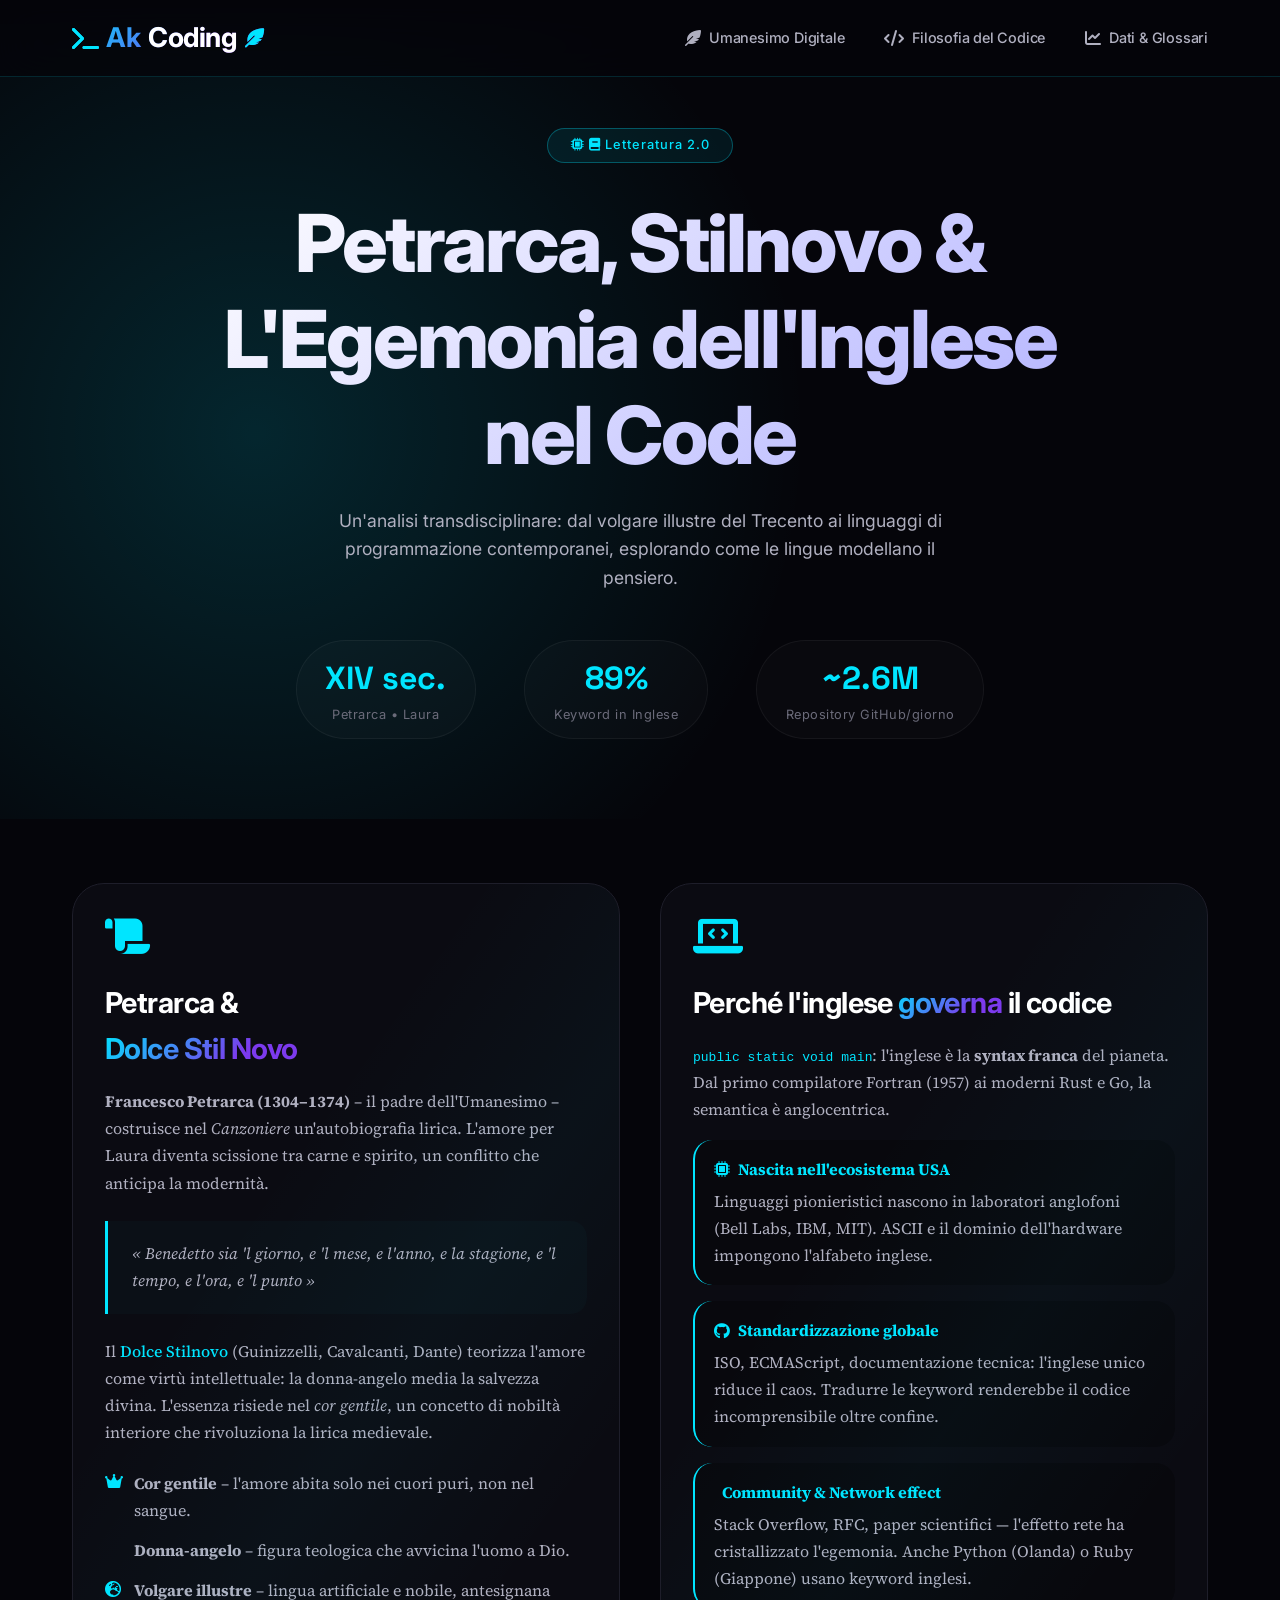
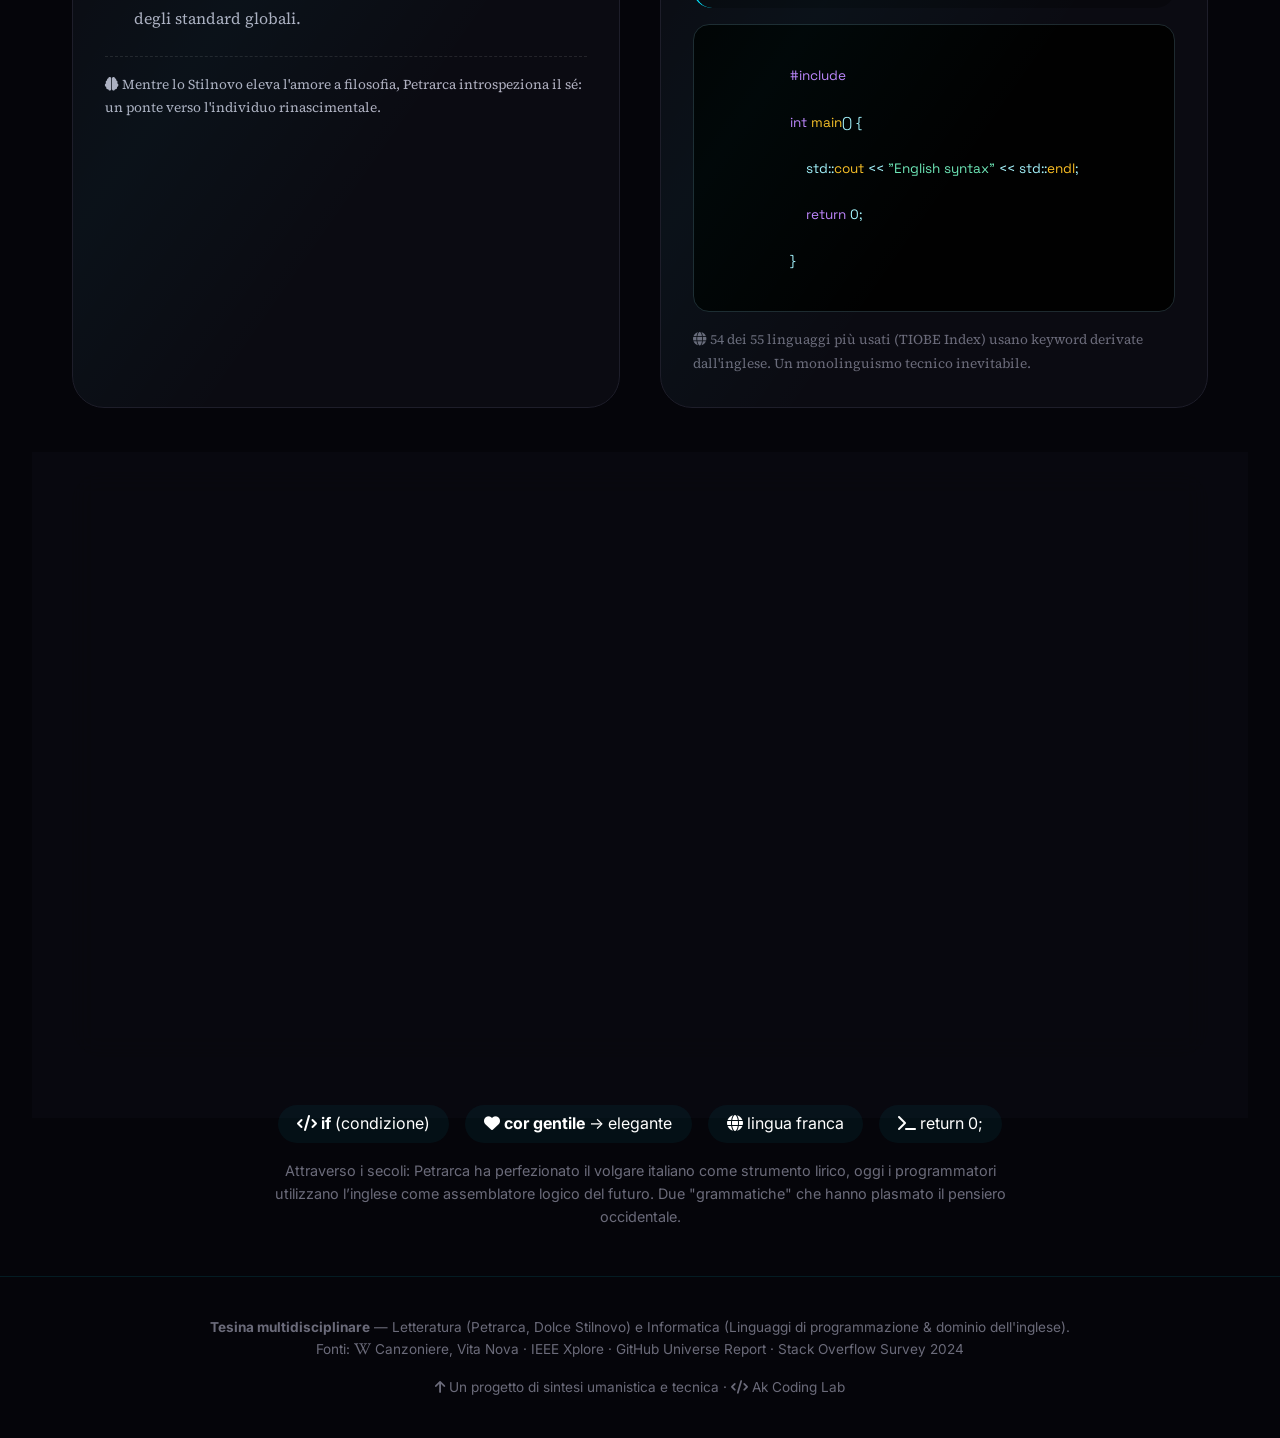
<file: materie.html>
<!DOCTYPE html>
<html lang="it">
<head>
    <meta charset="UTF-8">
    <meta name="viewport" content="width=device-width, initial-scale=1.0, viewport-fit=cover">
    <meta name="description" content="Tesina multidisciplinare: Petrarca, Stilnovismo e l'egemonia dell'inglese nei linguaggi di programmazione. Un viaggio tra letteratura e informatica.">
    <title>Ak Coding • Petrarca & la Lingua del Codice</title>
    <link rel="icon" href="data:image/svg+xml,<svg xmlns='http://www.w3.org/2000/svg' viewBox='0 0 100 100'><text y='.9em' font-size='90'</text></svg>" type="image/svg+xml">
    <link href="https://fonts.googleapis.com/css2?family=Inter:opsz,wght@14..32,300;14..32,400;14..32,500;14..32,600;14..32,700;14..32,800&family=Space+Grotesk:wght@300;400;500;600;700&family=Source+Serif+4:opsz,wght@8..60,400;8..60,500;8..60,600&display=swap" rel="stylesheet">
    <link rel="stylesheet" href="https://cdnjs.cloudflare.com/ajax/libs/font-awesome/6.0.0-beta3/css/all.min.css">
        <link rel="icon" href="/images/logo.png" type="image/png">

    <style>
        * {
            margin: 0;
            padding: 0;
            box-sizing: border-box;
        }

        :root {
            --primary: #00e5ff;
            --primary-dark: #00b4d8;
            --primary-glow: rgba(0, 229, 255, 0.3);
            --dark-bg: #05050A;
            --dark-card: #0B0B12;
            --dark-surface: #111118;
            --text-primary: #FFFFFF;
            --text-secondary: #B0B0C0;
            --text-muted: #6B6B7A;
            --border: #1E1E2A;
            --gradient-1: linear-gradient(135deg, #00e5ff 0%, #7c3aed 70%);
            --gradient-2: linear-gradient(135deg, #f59e0b 0%, #ef4444 100%);
            --gradient-text: linear-gradient(135deg, #FFFFFF 0%, #B0B0FF 100%);
        }

        body {
            font-family: 'Inter', sans-serif;
            background: var(--dark-bg);
            color: var(--text-primary);
            line-height: 1.6;
            scroll-behavior: smooth;
            overflow-x: hidden;
        }

        /* Animations & Effects */
        @keyframes float {
            0% { transform: translateY(0px); }
            100% { transform: translateY(-10px); }
        }
        @keyframes pulseGlow {
            0% { opacity: 0.6; filter: blur(10px); }
            100% { opacity: 1; filter: blur(15px); }
        }
        @keyframes fadeUp {
            from { opacity: 0; transform: translateY(40px); }
            to { opacity: 1; transform: translateY(0); }
        }
        @keyframes scaleIn {
            from { opacity: 0; transform: scale(0.95); }
            to { opacity: 1; transform: scale(1); }
        }
        .fade-up { animation: fadeUp 0.8s cubic-bezier(0.2, 0.9, 0.4, 1.1) forwards; opacity: 0; }
        .scale-in { animation: scaleIn 0.6s ease-out forwards; opacity: 0; }
        .delay-1 { animation-delay: 0.1s; }
        .delay-2 { animation-delay: 0.2s; }
        .delay-3 { animation-delay: 0.35s; }
        .delay-4 { animation-delay: 0.5s; }

        /* Custom Scrollbar */
        ::-webkit-scrollbar { width: 8px; }
        ::-webkit-scrollbar-track { background: var(--dark-surface); }
        ::-webkit-scrollbar-thumb { background: var(--primary); border-radius: 4px; }

        /* Navbar */
        .navbar {
            position: fixed;
            top: 0;
            width: 100%;
            z-index: 1000;
            background: rgba(5, 5, 10, 0.75);
            backdrop-filter: blur(20px);
            border-bottom: 1px solid rgba(0, 229, 255, 0.15);
            padding: 1rem 0;
            transition: all 0.3s ease;
        }
        .navbar.scrolled {
            padding: 0.6rem 0;
            background: rgba(5, 5, 10, 0.95);
            border-bottom-color: var(--primary);
            box-shadow: 0 10px 30px -10px rgba(0,0,0,0.5);
        }
        .nav-container {
            max-width: 1200px;
            margin: 0 auto;
            padding: 0 2rem;
            display: flex;
            justify-content: space-between;
            align-items: center;
        }
        .logo-link { text-decoration: none; }
        .logo {
            font-size: 1.7rem;
            font-weight: 700;
            letter-spacing: -0.02em;
            background: var(--gradient-1);
            -webkit-background-clip: text;
            background-clip: text;
            color: transparent;
            display: flex;
            align-items: center;
            gap: 8px;
        }
        .logo i { color: var(--primary); font-size: 1.5rem; background: none; -webkit-background-clip: unset; color: var(--primary); }
        .nav-links { display: flex; gap: 2.5rem; list-style: none; }
        .nav-links a {
            text-decoration: none;
            color: var(--text-secondary);
            font-weight: 500;
            font-size: 0.9rem;
            transition: all 0.2s;
            display: flex;
            align-items: center;
            gap: 8px;
            letter-spacing: -0.2px;
        }
        .nav-links a i { font-size: 1rem; transition: transform 0.2s; }
        .nav-links a:hover { color: var(--primary); }
        .nav-links a:hover i { transform: translateY(-2px); }

        /* Hero Section */
        .hero {
            min-height: 85vh;
            display: flex;
            align-items: center;
            justify-content: center;
            text-align: center;
            padding: 8rem 2rem 5rem;
            position: relative;
            overflow: hidden;
        }
        .hero::before {
            content: '';
            position: absolute;
            width: 100%;
            height: 100%;
            background: radial-gradient(circle at 20% 50%, rgba(0, 229, 255, 0.15) 0%, transparent 50%);
            pointer-events: none;
        }
        .hero-content { max-width: 900px; position: relative; z-index: 2; }
        .badge {
            display: inline-block;
            background: rgba(0, 229, 255, 0.08);
            backdrop-filter: blur(4px);
            padding: 0.4rem 1.4rem;
            border-radius: 40px;
            font-size: 0.8rem;
            font-weight: 500;
            color: var(--primary);
            margin-bottom: 2rem;
            border: 1px solid rgba(0, 229, 255, 0.3);
            letter-spacing: 1px;
        }
        .hero h1 {
            font-size: clamp(2.8rem, 8vw, 5rem);
            background: var(--gradient-text);
            -webkit-background-clip: text;
            background-clip: text;
            color: transparent;
            margin-bottom: 1.5rem;
            line-height: 1.2;
            font-weight: 800;
            letter-spacing: -0.03em;
        }
        .hero p {
            color: var(--text-secondary);
            max-width: 650px;
            margin: 0 auto;
            font-size: 1.1rem;
            font-weight: 400;
        }
        .hero-stats {
            display: flex;
            justify-content: center;
            gap: 3rem;
            margin-top: 3rem;
        }
        .stat-item {
            background: rgba(255,255,255,0.02);
            backdrop-filter: blur(5px);
            padding: 0.8rem 1.8rem;
            border-radius: 60px;
            border: 1px solid rgba(255,255,255,0.05);
        }
        .stat-num { font-size: 2rem; font-weight: 700; color: var(--primary); font-family: 'Space Grotesk', monospace; }
        .stat-label { font-size: 0.8rem; color: var(--text-muted); letter-spacing: 0.5px; }

        /* Layout */
        .container { max-width: 1200px; margin: 0 auto; padding: 0 2rem; }
        .grid-2 { display: grid; grid-template-columns: repeat(2, 1fr); gap: 2.5rem; margin: 4rem 0; }

        /* Creative Cards */
        .creative-card {
            background: var(--dark-card);
            border: 1px solid var(--border);
            border-radius: 2rem;
            padding: 2rem;
            transition: all 0.4s cubic-bezier(0.2, 0.9, 0.4, 1.1);
            position: relative;
            overflow: hidden;
            backdrop-filter: blur(2px);
        }
        .creative-card::after {
            content: '';
            position: absolute;
            top: 0;
            left: 0;
            width: 100%;
            height: 100%;
            background: linear-gradient(125deg, transparent 30%, rgba(0,229,255,0.03) 50%, transparent 70%);
            pointer-events: none;
        }
        .creative-card:hover {
            transform: translateY(-8px);
            border-color: var(--primary);
            box-shadow: 0 20px 35px -12px rgba(0, 229, 255, 0.2);
        }
        .card-icon {
            font-size: 2.5rem;
            color: var(--primary);
            margin-bottom: 1rem;
            display: inline-block;
        }
        .creative-card h2 {
            font-size: 1.8rem;
            font-weight: 700;
            margin: 0.5rem 0 1rem;
            letter-spacing: -0.02em;
        }
        .creative-card h2 span { background: var(--gradient-1); -webkit-background-clip: text; background-clip: text; color: transparent; }
        .poetic-text { font-family: 'Source Serif 4', serif; color: var(--text-secondary); line-height: 1.7; }

        .quote-block {
            border-left: 3px solid var(--primary);
            background: rgba(0, 229, 255, 0.02);
            padding: 1.2rem 1.5rem;
            border-radius: 0 1rem 1rem 0;
            margin: 1.5rem 0;
            font-style: italic;
            font-family: 'Source Serif 4', serif;
        }

        .feature-list {
            list-style: none;
            margin: 1.5rem 0;
        }
        .feature-list li {
            margin-bottom: 0.8rem;
            padding-left: 1.8rem;
            position: relative;
            color: var(--text-secondary);
        }
        .feature-list li i {
            position: absolute;
            left: 0;
            top: 0.2rem;
            color: var(--primary);
            font-size: 1rem;
        }

        .lang-reason-card {
            background: rgba(0, 0, 0, 0.3);
            border-radius: 1.2rem;
            padding: 1rem 1.2rem;
            margin: 1rem 0;
            border-left: 2px solid var(--primary);
            transition: all 0.2s;
        }
        .lang-reason-card h3 { font-size: 1rem; margin-bottom: 0.3rem; display: flex; align-items: center; gap: 8px; color: var(--primary); }
        .code-snippet {
            background: #010101;
            border-radius: 1rem;
            padding: 1rem;
            font-family: 'Space Grotesk', monospace;
            font-size: 0.85rem;
            border: 1px solid #1e2a2f;
            margin: 1rem 0;
            overflow-x: auto;
            white-space: pre-wrap;
            color: #a5f3fc;
        }

        /* Interactive Panel */
        .glass-panel {
            background: rgba(11, 11, 18, 0.7);
            backdrop-filter: blur(12px);
            border-radius: 2rem;
            padding: 2.5rem;
            margin: 3rem 0;
            border: 1px solid rgba(0, 229, 255, 0.2);
            box-shadow: 0 20px 40px -20px rgba(0,0,0,0.5);
        }
        .panel-header { display: flex; align-items: center; gap: 1rem; margin-bottom: 1.5rem; }
        .panel-header i { font-size: 2.2rem; color: var(--primary); }
        .insight-grid { display: grid; grid-template-columns: repeat(2, 1fr); gap: 1.5rem; margin-top: 1.8rem; }
        .insight-item { background: rgba(0,0,0,0.3); border-radius: 1rem; padding: 1.2rem; border: 1px solid rgba(255,255,255,0.03); }
        .insight-item h4 { font-weight: 600; margin-bottom: 0.4rem; display: flex; align-items: center; gap: 8px; }
        .stat-bar { width: 100%; height: 4px; background: #2a2a2f; border-radius: 4px; margin-top: 0.5rem; overflow: hidden; }
        .stat-fill { height: 100%; background: var(--gradient-1); width: 0%; border-radius: 4px; animation: fillBar 1s ease-out forwards; }
        @keyframes fillBar { to { width: var(--width); } }

        .footer {
            border-top: 1px solid rgba(0, 229, 255, 0.1);
            padding: 2.5rem 0;
            text-align: center;
            color: var(--text-muted);
            margin-top: 3rem;
            font-size: 0.85rem;
        }

        @media(max-width: 760px) {
            .grid-2 { grid-template-columns: 1fr; gap: 1.5rem; }
            .nav-links { display: none; }
            .hero-stats { flex-direction: column; gap: 1rem; align-items: center; }
            .insight-grid { grid-template-columns: 1fr; }
            .glass-panel { padding: 1.5rem; }
            .container { padding: 0 1.2rem; }
        }
        .glow-text { color: var(--primary); font-weight: 500; }
    </style>
</head>
<body>

<nav class="navbar" id="navbar">
    <div class="nav-container">
        <a href="index.html" class="logo-link">
            <div class="logo"><i class="fas fa-terminal"></i>Ak<span style="color:white">Coding</span> <i class="fas fa-feather-alt" style="font-size:1.2rem"></i></div>
        </a>
        <ul class="nav-links">
            <li><a href="#humanities"><i class="fas fa-feather-alt"></i> Umanesimo Digitale</a></li>
            <li><a href="#coding"><i class="fas fa-code"></i> Filosofia del Codice</a></li>
            <li><a href="#insights"><i class="fas fa-chart-line"></i> Dati & Glossari</a></li>
        </ul>
    </div>
</nav>

<section class="hero">
    <div class="hero-content fade-up">
        <div class="badge"><i class="fas fa-microchip"></i> <i class="fas fa-book"></i> Letteratura 2.0</div>
        <h1>Petrarca, Stilnovo &<br>L'Egemonia dell'Inglese nel Code</h1>
        <p>Un'analisi transdisciplinare: dal volgare illustre del Trecento ai linguaggi di programmazione contemporanei, esplorando come le lingue modellano il pensiero.</p>
        <div class="hero-stats">
            <div class="stat-item"><span class="stat-num">XIV sec.</span><div class="stat-label">Petrarca • Laura</div></div>
            <div class="stat-item"><span class="stat-num">89%</span><div class="stat-label">Keyword in Inglese</div></div>
            <div class="stat-item"><span class="stat-num">~2.6M</span><div class="stat-label">Repository GitHub/giorno</div></div>
        </div>
    </div>
</section>

<div class="container">
    <div class="grid-2">
        <!-- Sezione Letteratura con stile creativo -->
        <div class="creative-card fade-up delay-1" id="humanities">
            <i class="fas fa-scroll card-icon"></i>
            <h2>Petrarca &<br> <span>Dolce Stil Novo</span></h2>
            <div class="poetic-text">
                <p><strong>Francesco Petrarca (1304–1374)</strong> – il padre dell'Umanesimo – costruisce nel <em>Canzoniere</em> un'autobiografia lirica. L'amore per Laura diventa scissione tra carne e spirito, un conflitto che anticipa la modernità.</p>
                <div class="quote-block">
                    « <i>Benedetto sia 'l giorno, e 'l mese, e l'anno, e la stagione, e 'l tempo, e l'ora, e 'l punto</i> »
                </div>
                <p>Il <strong class="glow-text">Dolce Stilnovo</strong> (Guinizzelli, Cavalcanti, Dante) teorizza l'amore come virtù intellettuale: la donna-angelo media la salvezza divina. L'essenza risiede nel <em>cor gentile</em>, un concetto di nobiltà interiore che rivoluziona la lirica medievale.</p>
                <ul class="feature-list">
                    <li><i class="fas fa-crown"></i> <strong>Cor gentile</strong> – l'amore abita solo nei cuori puri, non nel sangue.</li>
                    <li><i class="fas fa-angel"></i> <strong>Donna-angelo</strong> – figura teologica che avvicina l'uomo a Dio.</li>
                    <li><i class="fas fa-globe-europe"></i> <strong>Volgare illustre</strong> – lingua artificiale e nobile, antesignana degli standard globali.</li>
                </ul>
                <p style="font-size:0.85rem; border-top: 1px dashed rgba(255,255,255,0.1); padding-top: 1rem; margin-top: 0.8rem;"><i class="fas fa-brain"></i> Mentre lo Stilnovo eleva l'amore a filosofia, Petrarca introspeziona il sé: un ponte verso l'individuo rinascimentale.</p>
            </div>
        </div>

        <!-- Sezione Informatica con enfasi sulla lingua -->
        <div class="creative-card fade-up delay-2" id="coding">
            <i class="fas fa-laptop-code card-icon"></i>
            <h2>Perché l'inglese <span>governa</span> il codice</h2>
            <div class="poetic-text">
                <p><code class="glow-text">public static void main</code>: l'inglese è la <strong>syntax franca</strong> del pianeta. Dal primo compilatore Fortran (1957) ai moderni Rust e Go, la semantica è anglocentrica.</p>
                <div class="lang-reason-card">
                    <h3><i class="fas fa-microchip"></i> Nascita nell'ecosistema USA</h3>
                    <p>Linguaggi pionieristici nascono in laboratori anglofoni (Bell Labs, IBM, MIT). ASCII e il dominio dell'hardware impongono l'alfabeto inglese.</p>
                </div>
                <div class="lang-reason-card">
                    <h3><i class="fab fa-github"></i> Standardizzazione globale</h3>
                    <p>ISO, ECMAScript, documentazione tecnica: l'inglese unico riduce il caos. Tradurre le keyword renderebbe il codice incomprensibile oltre confine.</p>
                </div>
                <div class="lang-reason-card">
                    <h3><i class="fas fa-chart-simple"></i> Community & Network effect</h3>
                    <p>Stack Overflow, RFC, paper scientifici — l'effetto rete ha cristallizzato l'egemonia. Anche Python (Olanda) o Ruby (Giappone) usano keyword inglesi.</p>
                </div>
                <div class="code-snippet">
                    <span style="color:#c084fc">#include</span> <span style="color:#6ee7b7"><iostream></span><br>
                    <span style="color:#c084fc">int</span> <span style="color:#fbbf24">main</span>() {<br>
                    &nbsp;&nbsp;&nbsp;&nbsp;std::<span style="color:#fbbf24">cout</span> << <span style="color:#6ee7b7">"English syntax"</span> << std::<span style="color:#fbbf24">endl</span>;<br>
                    &nbsp;&nbsp;&nbsp;&nbsp;<span style="color:#c084fc">return</span> 0;<br>
                    }
                </div>
                <p style="font-size:0.85rem; color: var(--text-muted);"><i class="fas fa-globe"></i> 54 dei 55 linguaggi più usati (TIOBE Index) usano keyword derivate dall'inglese. Un monolinguismo tecnico inevitabile.</p>
            </div>
        </div>
    </div>

    <!-- Sezione avanzata / dati & paralleli -->
    <div class="glass-panel scale-in delay-3" id="insights">
        <div class="panel-header">
            <i class="fas fa-chalkboard-user"></i>
            <h3>Parallelismi strutturali: Volgare illustre vs. Inglese Tecnico</h3>
        </div>
        <p style="margin-bottom: 1rem; color: var(--text-secondary);">Come il <strong>volgare illustre</strong> divenne lingua della poesia per i fedeli d'amore, l’inglese tecnico è oggi il <strong>linguaggio franco</strong> dell’architettura software. Entrambi hanno superato i dialetti locali per favorire una comunicazione elitario-universale.</p>
        <div class="insight-grid">
            <div class="insight-item">
                <h4><i class="fas fa-chart-pie"></i> Keyword inglesi nei linguaggi</h4>
                <div class="stat-bar"><div class="stat-fill" style="--width: 98%"></div></div>
                <p style="font-size:0.75rem; margin-top: 8px;">98% dei linguaggi moderni (Java, Python, C++, JS)</p>
            </div>
            <div class="insight-item">
                <h4><i class="fas fa-language"></i> Volgare vs Latino (1300)</h4>
                <div class="stat-bar"><div class="stat-fill" style="--width: 30%"></div></div>
                <p style="font-size:0.75rem;">Il 30% della produzione poetica era in volgare prima del Petrarca</p>
            </div>
            <div class="insight-item">
                <h4><i class="fas fa-database"></i> Repository GitHub in inglese</h4>
                <div class="stat-bar"><div class="stat-fill" style="--width: 85%"></div></div>
                <p style="font-size:0.75rem;">Commenti, README, issue: dominio assoluto dell'inglese</p>
            </div>
            <div class="insight-item">
                <h4><i class="fas fa-feather-alt"></i> Canzoniere: lessico unificante</h4>
                <div class="stat-bar"><div class="stat-fill" style="--width: 75%"></div></div>
                <p style="font-size:0.75rem;">Neologismi e sintesi della tradizione lirica</p>
            </div>
        </div>
        <div class="quote-block" style="margin-top: 1.5rem; background: rgba(0,229,255,0.05); text-align: center;">
            <i class="fas fa-quote-left" style="color: var(--primary); margin-right: 8px;"></i> Come il sonetto petrarchesco viaggiò in tutta Europa, i linguaggi di programmazione hanno esportato la loro grammatica inglese in ogni angolo del mondo digitale.
        </div>
    </div>

    <!-- Mini glossario visivo: connessione materie -->
    <div style="display: flex; flex-wrap: wrap; gap: 1rem; justify-content: center; margin: 2rem 0 1rem;" class="fade-up delay-4">
        <div style="background: rgba(0,229,255,0.05); border-radius: 100px; padding: 0.4rem 1.2rem;"><i class="fas fa-code"></i> <strong>if</strong> (condizione)</div>
        <div style="background: rgba(0,229,255,0.05); border-radius: 100px; padding: 0.4rem 1.2rem;"><i class="fas fa-heart"></i> <strong>cor gentile</strong> → elegante</div>
        <div style="background: rgba(0,229,255,0.05); border-radius: 100px; padding: 0.4rem 1.2rem;"><i class="fas fa-globe"></i> lingua franca</div>
        <div style="background: rgba(0,229,255,0.05); border-radius: 100px; padding: 0.4rem 1.2rem;"><i class="fas fa-terminal"></i> return 0;</div>
    </div>
    <p style="text-align: center; font-size: 0.9rem; color: var(--text-muted); max-width: 750px; margin: 1rem auto;" class="fade-up">Attraverso i secoli: Petrarca ha perfezionato il volgare italiano come strumento lirico, oggi i programmatori utilizzano l’inglese come assemblatore logico del futuro. Due "grammatiche" che hanno plasmato il pensiero occidentale.</p>
</div>

<footer class="footer">
    <div class="container">
        <p><strong>Tesina multidisciplinare</strong> — Letteratura (Petrarca, Dolce Stilnovo) e Informatica (Linguaggi di programmazione & dominio dell'inglese).</p>
        <p>Fonti: <i class="fab fa-wikipedia-w"></i> Canzoniere, Vita Nova · IEEE Xplore · GitHub Universe Report · Stack Overflow Survey 2024</p>
        <p style="margin-top: 1rem;"><i class="fas fa-arrow-up"></i> Un progetto di sintesi umanistica e tecnica · <i class="fas fa-code"></i> Ak Coding Lab</p>
    </div>
</footer>

<script>
    (function() {
        // Smooth scroll migliorato
        document.querySelectorAll('a[href^="#"]').forEach(anchor => {
            anchor.addEventListener('click', function(e) {
                const href = this.getAttribute('href');
                if (href === "#") { e.preventDefault(); window.scrollTo({ top: 0, behavior: 'smooth' }); return; }
                const target = document.querySelector(href);
                if (target) {
                    e.preventDefault();
                    target.scrollIntoView({ behavior: 'smooth', block: 'start' });
                }
            });
        });
        // Navbar scroll effect
        const navbar = document.querySelector('.navbar');
        window.addEventListener('scroll', () => {
            if (window.scrollY > 20) navbar.classList.add('scrolled');
            else navbar.classList.remove('scrolled');
        });
        // IntersectionObserver per animazioni
        const fadeElements = document.querySelectorAll('.fade-up, .scale-in');
        const observer = new IntersectionObserver((entries) => {
            entries.forEach(entry => {
                if (entry.isIntersecting) {
                    entry.target.style.animationPlayState = 'running';
                    entry.target.style.opacity = '1';
                    observer.unobserve(entry.target);
                }
            });
        }, { threshold: 0.1, rootMargin: '0px 0px -20px 0px' });
        fadeElements.forEach(el => {
            el.style.animationPlayState = 'paused';
            el.style.opacity = '0';
            observer.observe(el);
        });
        // Forza riempimento stat-bar dinamico (già gestito con CSS var ma safe)
        setTimeout(() => {
            document.querySelectorAll('.stat-fill').forEach(bar => {
                let width = bar.style.getPropertyValue('--width');
                if (!width) bar.style.width = '98%';
                else bar.style.width = width;
            });
        }, 100);
    })();
</script>
</body>
</html>
</file>
